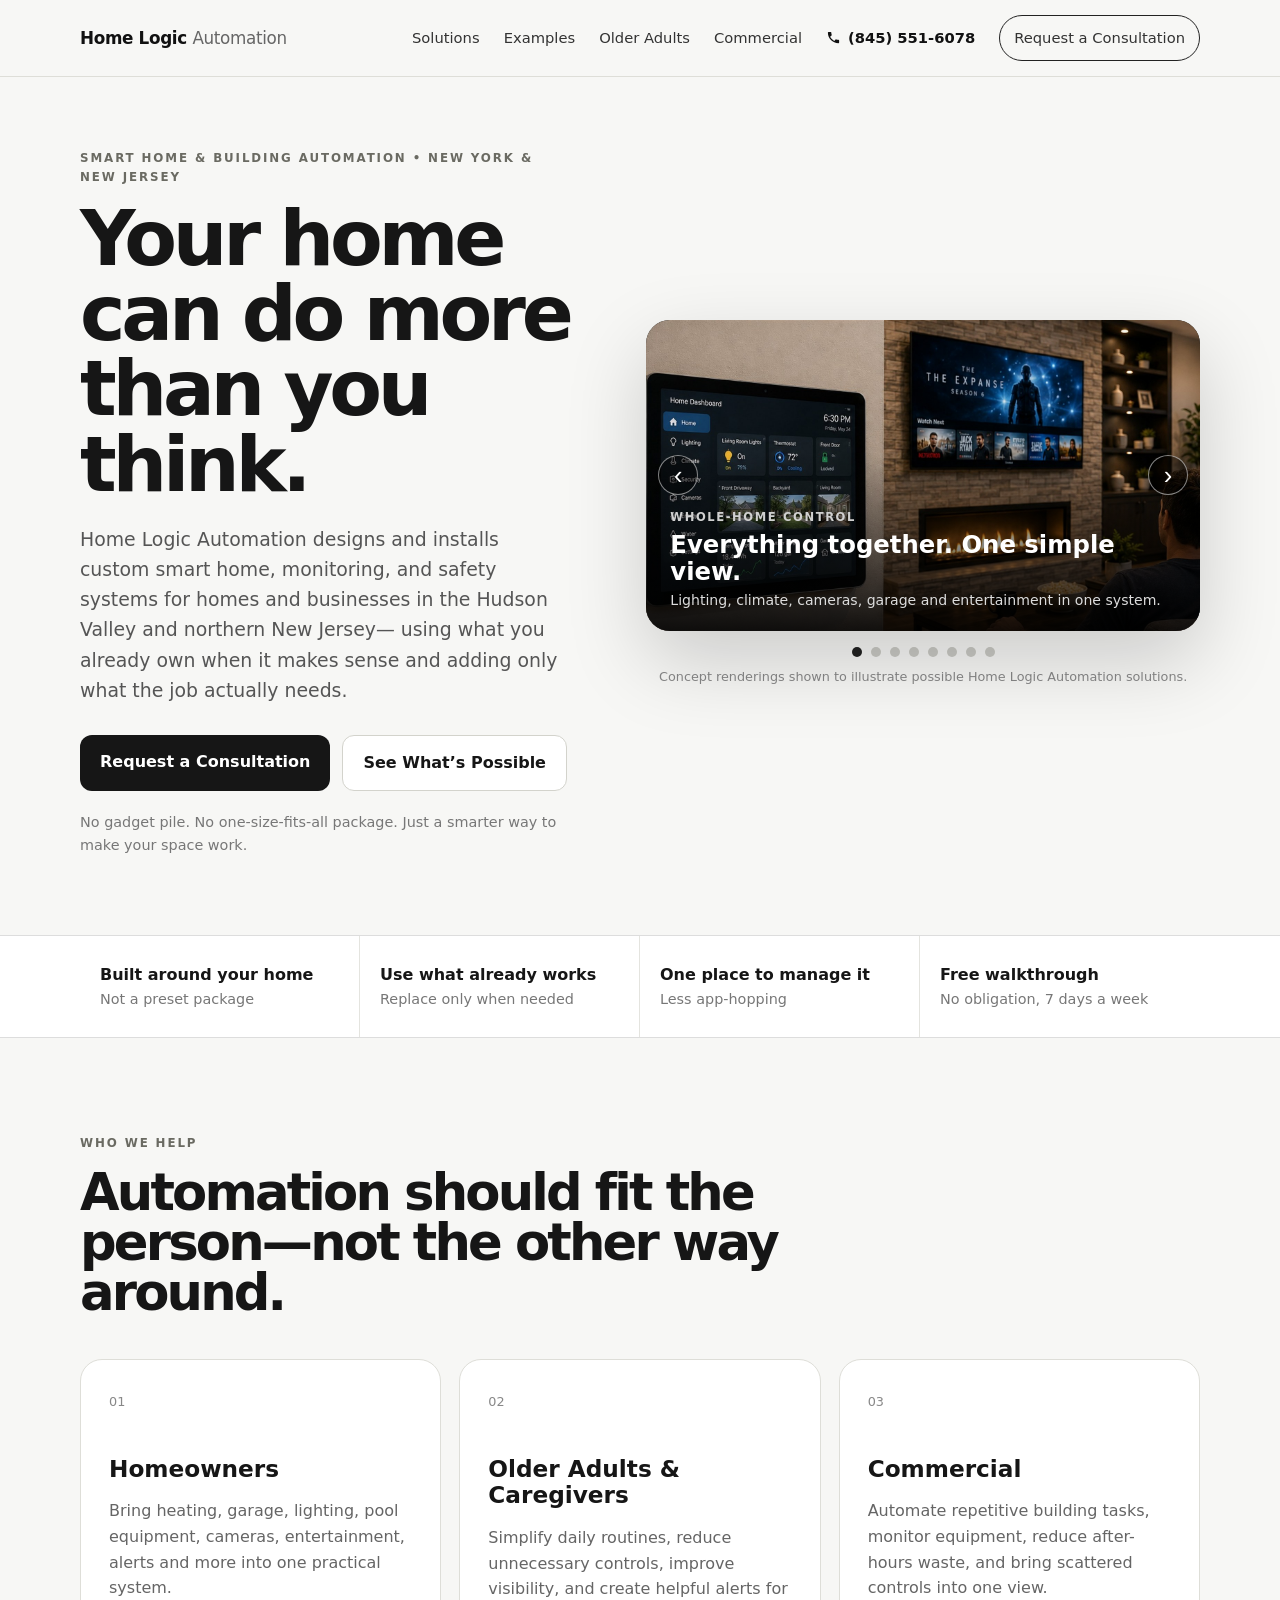
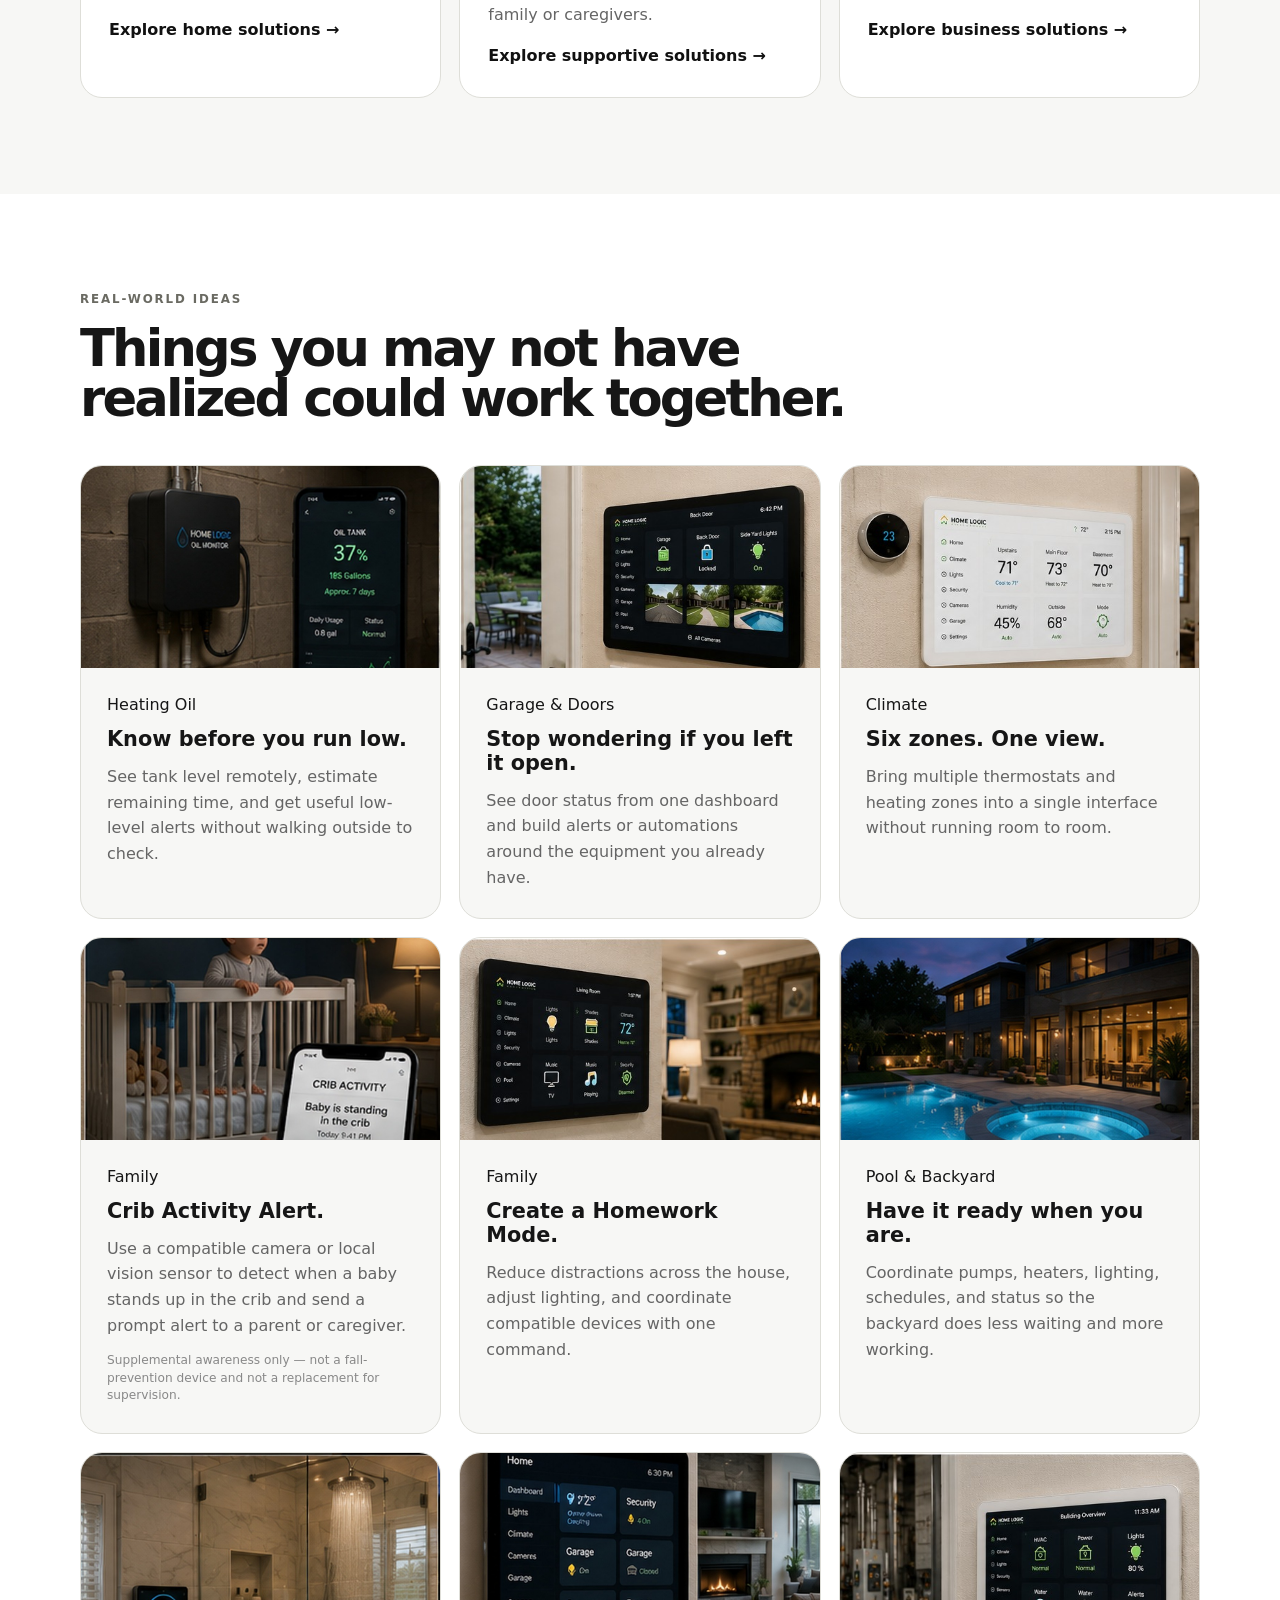
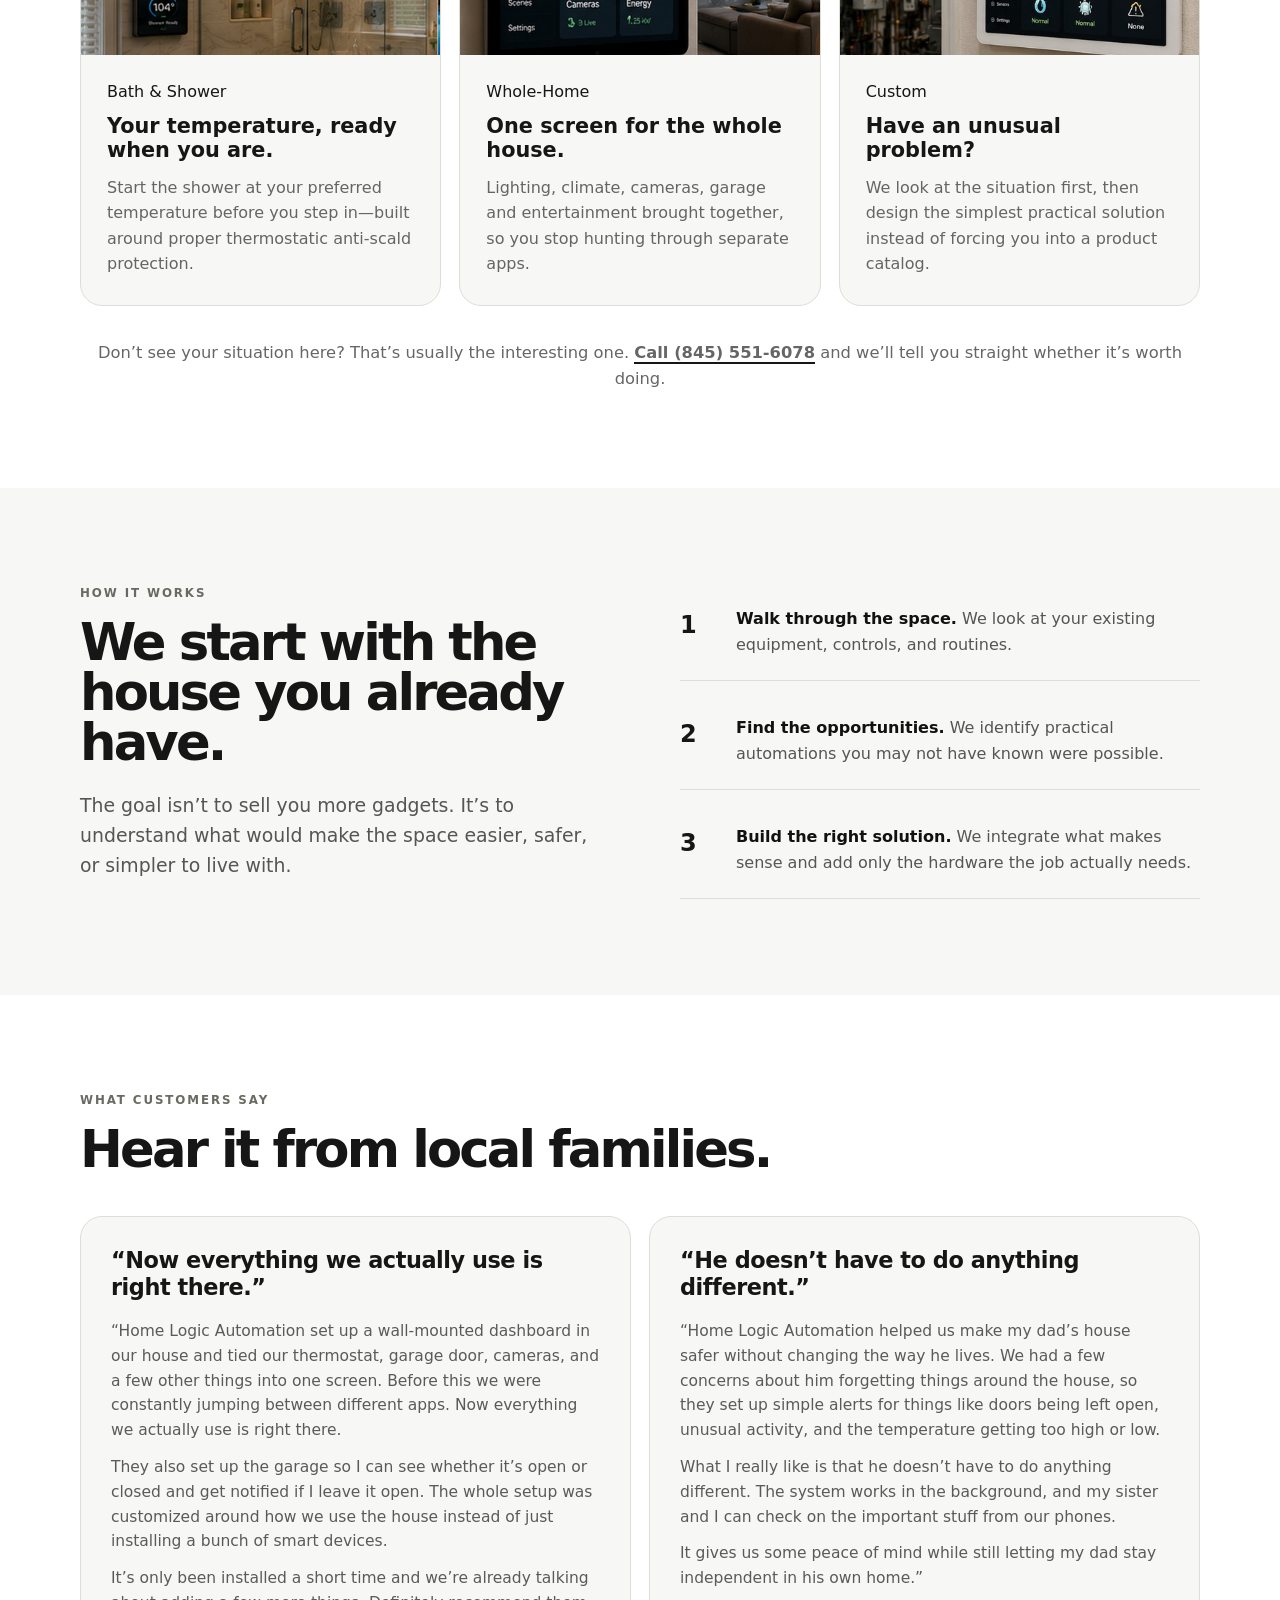
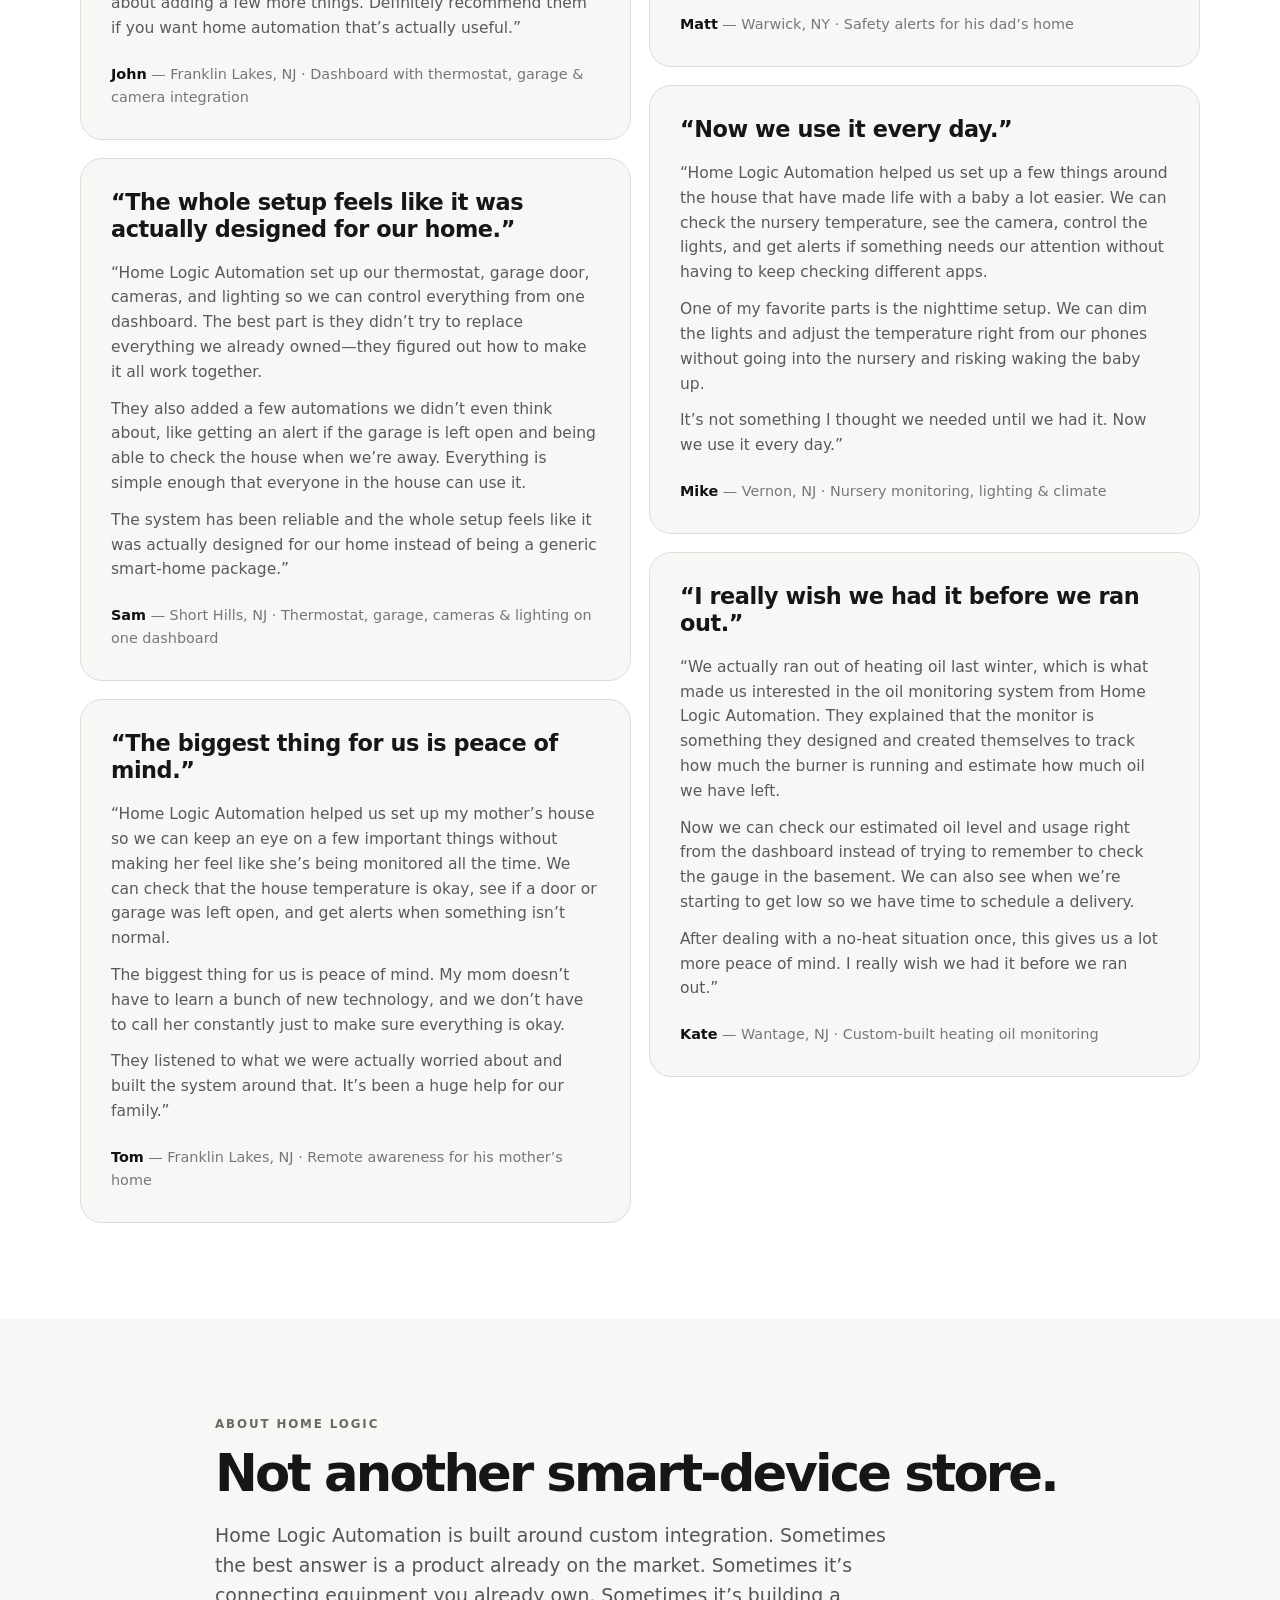
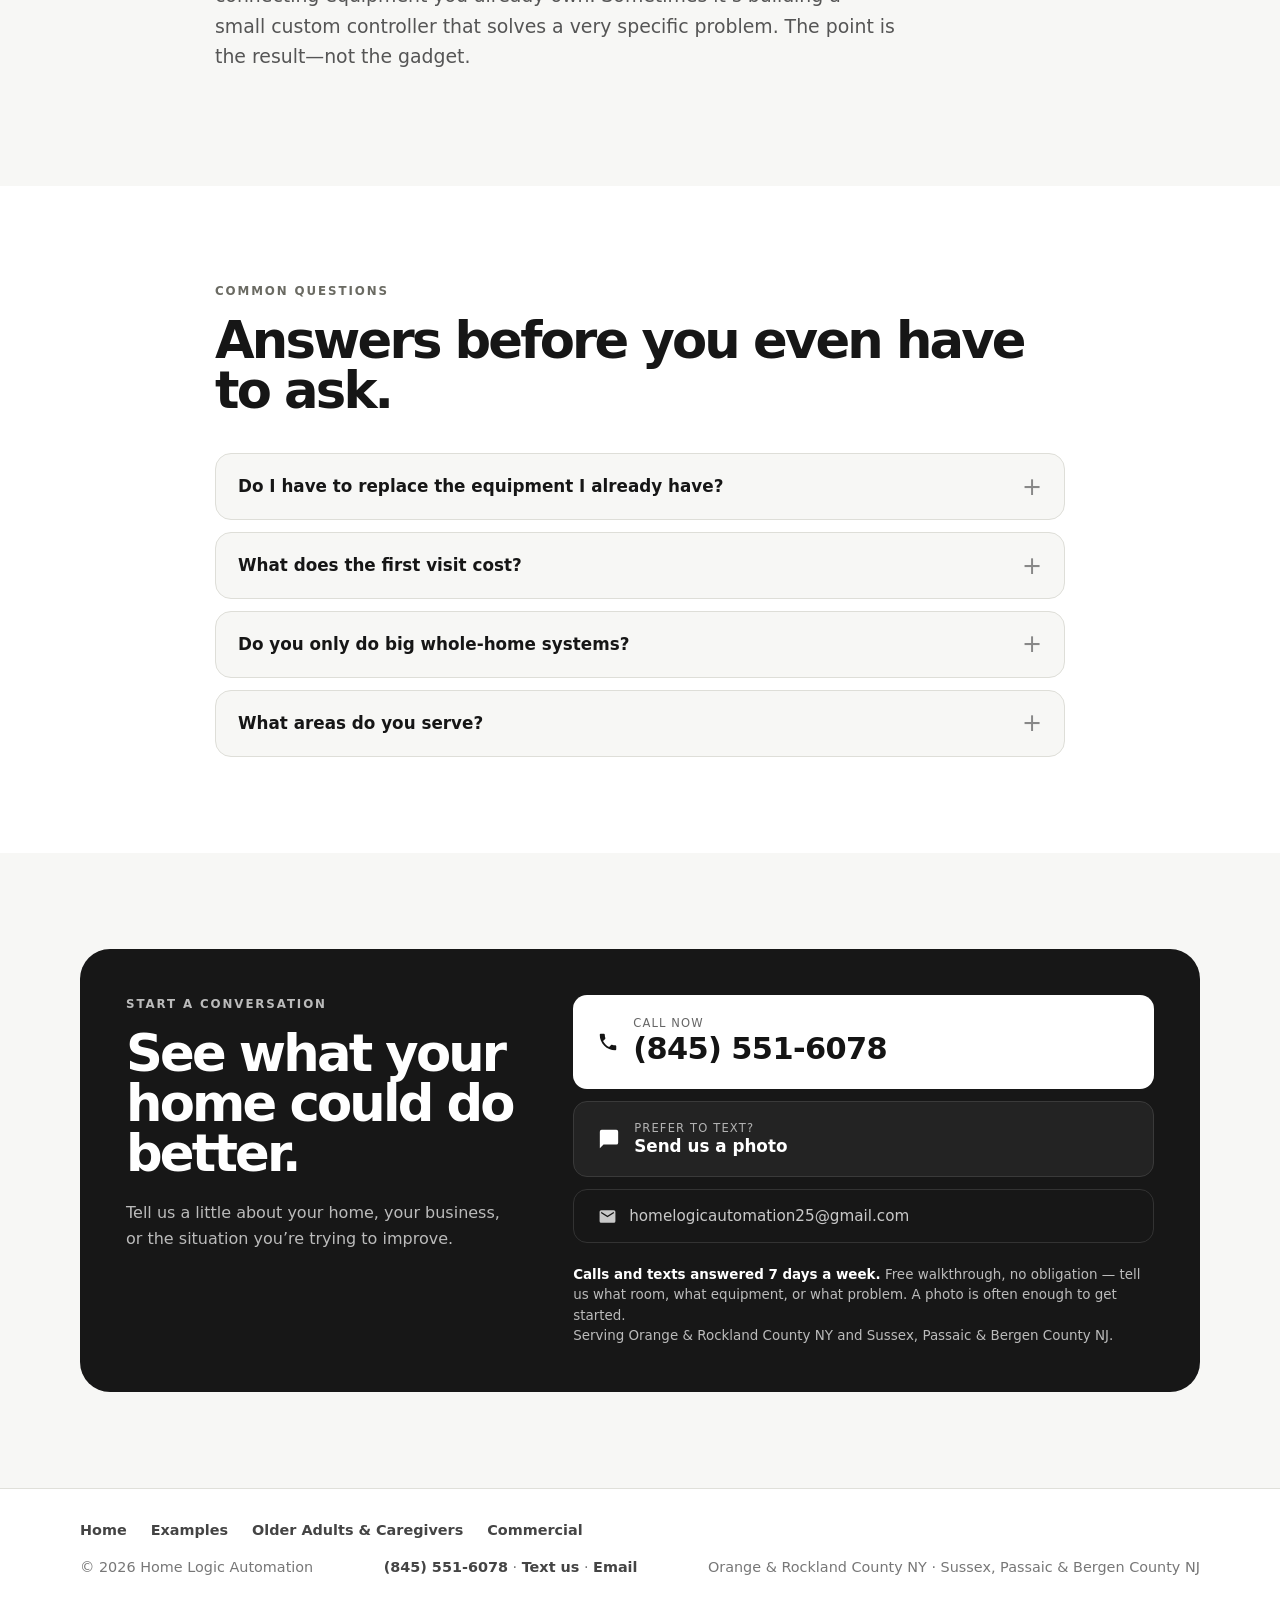
<file: index.html>
<!DOCTYPE html>
<html lang="en">
<head>
  <meta charset="UTF-8" />
  <meta name="viewport" content="width=device-width, initial-scale=1.0" />
  <meta name="format-detection" content="telephone=no,email=no,address=no" />
  <title>Home Logic Automation | Smart Home &amp; Building Automation NY &amp; NJ</title>
  <meta name="description" content="Custom home automation, monitoring and safety solutions for homes and businesses in Orange &amp; Rockland County NY and Sussex, Passaic &amp; Bergen County NJ. Call (845) 551-6078." />
  <link rel="canonical" href="https://homelogicautomation.com/" />
  <link rel="icon" href="favicon.svg" type="image/svg+xml" />
  <link rel="apple-touch-icon" href="apple-touch-icon.png" />
  <meta property="og:type" content="website" />
  <meta property="og:site_name" content="Home Logic Automation" />
  <meta property="og:title" content="Home Logic Automation — Smart Home &amp; Building Automation in NY &amp; NJ" />
  <meta property="og:description" content="Custom home automation, monitoring and safety solutions for homes and businesses in Orange &amp; Rockland County NY and Sussex, Passaic &amp; Bergen County NJ. Call (845) 551-6078." />
  <meta property="og:url" content="https://homelogicautomation.com/" />
  <meta property="og:image" content="https://homelogicautomation.com/share-image.jpg" />
  <meta property="og:image:width" content="1200" />
  <meta property="og:image:height" content="630" />
  <meta name="twitter:card" content="summary_large_image" />
  <meta name="theme-color" content="#161616" />
  <script type="application/ld+json">
  {
    "@context": "https://schema.org",
    "@type": "HomeAndConstructionBusiness",
    "name": "Home Logic Automation",
    "description": "Custom home and building automation, monitoring, and safety integration for homes and businesses across New York and New Jersey.",
    "url": "https://homelogicautomation.com/",
    "telephone": "+1-845-551-6078",
    "email": "homelogicautomation25@gmail.com",
    "priceRange": "$$",
    "areaServed": [
      {"@type": "AdministrativeArea", "name": "Orange County, New York"},
      {"@type": "AdministrativeArea", "name": "Rockland County, New York"},
      {"@type": "AdministrativeArea", "name": "Sussex County, New Jersey"},
      {"@type": "AdministrativeArea", "name": "Passaic County, New Jersey"},
      {"@type": "AdministrativeArea", "name": "Bergen County, New Jersey"}
    ],
    "address": {"@type": "PostalAddress", "addressRegion": "NY", "addressCountry": "US"},
    "contactPoint": {"@type": "ContactPoint", "telephone": "+1-845-551-6078", "contactType": "sales", "areaServed": ["US-NY","US-NJ"]}
  }
  </script>
  <script type="application/ld+json">
  {
    "@context": "https://schema.org",
    "@type": "FAQPage",
    "mainEntity": [
      {"@type": "Question", "name": "Do I have to replace the equipment I already have?", "acceptedAnswer": {"@type": "Answer", "text": "Usually not. We start with what you own—thermostats, cameras, garage openers, pool equipment—and integrate it when it makes sense. We only recommend new hardware when the job actually needs it."}},
      {"@type": "Question", "name": "What does the first visit cost?", "acceptedAnswer": {"@type": "Answer", "text": "Nothing. The walkthrough is free with no obligation. We look at the space, tell you what's possible, and you decide whether it's worth doing."}},
      {"@type": "Question", "name": "Do you only do big whole-home systems?", "acceptedAnswer": {"@type": "Answer", "text": "No. Plenty of projects solve one specific problem—a heating oil monitor, nighttime lighting, a single alert. If a small fix is the right answer, that's what we'll recommend."}},
      {"@type": "Question", "name": "What areas do you serve?", "acceptedAnswer": {"@type": "Answer", "text": "Orange & Rockland County in New York, and Sussex, Passaic & Bergen County in New Jersey. Call (845) 551-6078 if you're not sure whether you're in range."}}
    ]
  }
  </script>
  <link rel="stylesheet" href="styles.css?v=202608271200" />
</head>
<body>
  <header class="site-header">
    <div class="container nav-wrap">
      <a class="brand" href="#top">Home Logic <span>Automation</span></a>
      <nav>
        <a href="#solutions">Solutions</a>
        <a href="#examples">Examples</a>
        <a href="older-adults.html">Older Adults</a>
        <a href="commercial.html">Commercial</a>
        <a class="nav-call" href="tel:+18455516078"><svg class="ic" viewBox="0 0 24 24" aria-hidden="true"><path d="M6.6 10.8c1.4 2.8 3.8 5.1 6.6 6.6l2.2-2.2c.3-.3.7-.4 1-.2 1.1.4 2.4.6 3.6.6.6 0 1 .4 1 1V20c0 .6-.4 1-1 1C10.6 21 3 13.4 3 4c0-.6.4-1 1-1h3.5c.6 0 1 .4 1 1 0 1.3.2 2.5.6 3.6.1.4 0 .8-.2 1l-2.3 2.2z"/></svg><span>(845) 551-6078</span></a>
        <a class="nav-cta" href="#contact">Request a Consultation</a>
      </nav>
    </div>
  </header>

  <main id="top">

    <section class="hero">
      <div class="container hero-grid">
        <div class="hero-copy">
          <p class="eyebrow">SMART HOME &amp; BUILDING AUTOMATION • NEW YORK &amp; NEW JERSEY</p>
          <h1>Your home can do more than you think.</h1>
          <p class="hero-text">
            Home Logic Automation designs and installs custom smart home, monitoring, and safety
            systems for homes and businesses in the Hudson Valley and northern New Jersey—
            using what you already own when it makes sense and adding only what the job actually needs.
          </p>
          <div class="hero-actions">
            <a class="btn primary" href="#contact">Request a Consultation</a>
            <a class="btn secondary" href="#examples">See What’s Possible</a>
          </div>
          <p class="trust-line">No gadget pile. No one-size-fits-all package. Just a smarter way to make your space work.</p>
        </div>
        <div class="install-slider hero-slider" id="showcase" aria-roledescription="carousel" aria-label="Home Logic Automation solutions">
          <div class="install-stage">
            <article class="install-slide active">
              <img src="assets/hero-entertainment.jpg" alt="Whole-home dashboard beside a couple watching television in a living room" fetchpriority="high">
              <div class="install-caption"><span>Whole-Home Control</span><strong>Everything together. One simple view.</strong><p>Lighting, climate, cameras, garage and entertainment in one system.</p></div>
            </article>
            <article class="install-slide">
              <img src="assets/hero-shower.jpg" alt="Modern shower with a wall-mounted temperature controller nearby" loading="lazy">
              <div class="install-caption"><span>Shower Automation</span><strong>Your temperature, ready when you are.</strong><p>Built around proper thermostatic anti-scald protection.</p></div>
            </article>
            <article class="install-slide">
              <img src="assets/hero-pool-white.jpg" alt="White wall-mounted pool control screen beside a backyard pool" loading="lazy">
              <div class="install-caption"><span>Pool &amp; Spa</span><strong>Ready before you step outside.</strong><p>Temperature, pumps, lighting and schedules together.</p></div>
            </article>
            <article class="install-slide">
              <img src="assets/hero-mechanical-white.jpg" alt="White wall-mounted monitoring screen near mechanical equipment" loading="lazy">
              <div class="install-caption"><span>System Monitoring</span><strong>See what the equipment is doing.</strong><p>Mechanical and building status in one clear view.</p></div>
            </article>
            <article class="install-slide">
              <img src="assets/hero-caregiver.jpg" alt="Phone receiving a smart alert for a loved one's home" loading="lazy">
              <div class="install-caption"><span>Older Adults &amp; Caregivers</span><strong>Stay connected without hovering.</strong><p>Event-based alerts can reach loved ones who live elsewhere.</p></div>
            </article>
            <article class="install-slide">
              <img src="assets/hero-night.jpg" alt="Hallway with automatic nighttime pathway lighting" loading="lazy">
              <div class="install-caption"><span>Nighttime Safety</span><strong>Lighting that responds when someone gets up.</strong><p>Useful for hallways, bathrooms and nighttime paths.</p></div>
            </article>
            <article class="install-slide">
              <img src="assets/hero-crib.jpg" alt="Nursery setup with a crib activity alert shown on a phone" loading="lazy">
              <div class="install-caption"><span>Crib Activity Alert</span><strong>Know when your baby stands in the crib.</strong><p>Supplemental awareness that can alert a parent or caregiver.</p></div>
            </article>
            <article class="install-slide">
              <img src="assets/hero-oil.jpg" alt="Heating oil monitoring system showing tank level" loading="lazy">
              <div class="install-caption"><span>Heating Oil Monitoring</span><strong>Know before you run low.</strong><p>Remote tank level, trends and low-level alerts.</p></div>
            </article>

            <button class="slider-arrow prev" type="button" aria-label="Previous solution">&#8249;</button>
            <button class="slider-arrow next" type="button" aria-label="Next solution">&#8250;</button>
          </div>
          <div class="slider-dots" aria-label="Choose solution"></div>
          <p class="concept-note">Concept renderings shown to illustrate possible Home Logic Automation solutions.</p>
        </div>
      </div>
    </section>

    <section class="social-proof">
      <div class="container proof-grid">
        <div><strong>Built around your home</strong><span>Not a preset package</span></div>
        <div><strong>Use what already works</strong><span>Replace only when needed</span></div>
        <div><strong>One place to manage it</strong><span>Less app-hopping</span></div>
        <div><strong>Free walkthrough</strong><span>No obligation, 7 days a week</span></div>
      </div>
    </section>
<section id="solutions" class="section">
      <div class="container">
        <p class="eyebrow">WHO WE HELP</p>
        <h2>Automation should fit the person—not the other way around.</h2>
        <div class="card-grid three">
          <article class="service-card">
            <span class="number">01</span>
            <h3>Homeowners</h3>
            <p>Bring heating, garage, lighting, pool equipment, cameras, entertainment, alerts and more into one practical system.</p>
            <a href="#examples">Explore home solutions →</a>
          </article>
          <article class="service-card">
            <span class="number">02</span>
            <h3>Older Adults & Caregivers</h3>
            <p>Simplify daily routines, reduce unnecessary controls, improve visibility, and create helpful alerts for family or caregivers.</p>
            <a href="older-adults.html">Explore supportive solutions →</a>
          </article>
          <article class="service-card">
            <span class="number">03</span>
            <h3>Commercial</h3>
            <p>Automate repetitive building tasks, monitor equipment, reduce after-hours waste, and bring scattered controls into one view.</p>
            <a href="commercial.html">Explore business solutions →</a>
          </article>
        </div>
      </div>
    </section>

    <section id="examples" class="section alt">
      <div class="container">
        <p class="eyebrow">REAL-WORLD IDEAS</p>
        <h2>Things you may not have realized could work together.</h2>
        <div class="card-grid examples">
          <article class="example-card">
            <div class="ex-media"><img src="assets/ex-oil.jpg" alt="Heating oil monitor and phone app showing tank level" loading="lazy"></div>
            <div class="ex-body">
              <span>Heating Oil</span>
              <h3>Know before you run low.</h3>
              <p>See tank level remotely, estimate remaining time, and get useful low-level alerts without walking outside to check.</p>
            </div>
          </article>
          <article class="example-card">
            <div class="ex-media"><img src="assets/back-door.jpg" alt="Back door control screen showing garage, door locks and cameras" loading="lazy"></div>
            <div class="ex-body">
              <span>Garage &amp; Doors</span>
              <h3>Stop wondering if you left it open.</h3>
              <p>See door status from one dashboard and build alerts or automations around the equipment you already have.</p>
            </div>
          </article>
          <article class="example-card">
            <div class="ex-media"><img src="assets/hallway.jpg" alt="Hallway climate screen showing temperatures for three floors" loading="lazy"></div>
            <div class="ex-body">
              <span>Climate</span>
              <h3>Six zones. One view.</h3>
              <p>Bring multiple thermostats and heating zones into a single interface without running room to room.</p>
            </div>
          </article>
          <article class="example-card">
            <div class="ex-media"><img src="assets/ex-crib.jpg" alt="Baby standing in a crib with a phone showing a crib activity alert" loading="lazy"></div>
            <div class="ex-body">
              <span>Family</span>
              <h3>Crib Activity Alert.</h3>
              <p>Use a compatible camera or local vision sensor to detect when a baby stands up in the crib and send a prompt alert to a parent or caregiver.</p>
            <small class="safety-note">Supplemental awareness only &mdash; not a fall-prevention device and not a replacement for supervision.</small>
            </div>
          </article>
          <article class="example-card">
            <div class="ex-media"><img src="assets/living-room.jpg" alt="Living room control screen with lighting, shades, climate and music" loading="lazy"></div>
            <div class="ex-body">
              <span>Family</span>
              <h3>Create a Homework Mode.</h3>
              <p>Reduce distractions across the house, adjust lighting, and coordinate compatible devices with one command.</p>
            </div>
          </article>
          <article class="example-card">
            <div class="ex-media"><img src="assets/ex-pool.jpg" alt="Backyard pool and spa lit at dusk beside a modern home" loading="lazy"></div>
            <div class="ex-body">
              <span>Pool &amp; Backyard</span>
              <h3>Have it ready when you are.</h3>
              <p>Coordinate pumps, heaters, lighting, schedules, and status so the backyard does less waiting and more working.</p>
            </div>
          </article>
          <article class="example-card">
            <div class="ex-media"><img src="assets/ex-shower.jpg" alt="Walk-in shower with a wall-mounted digital temperature control" loading="lazy"></div>
            <div class="ex-body">
              <span>Bath &amp; Shower</span>
              <h3>Your temperature, ready when you are.</h3>
              <p>Start the shower at your preferred temperature before you step in—built around proper thermostatic anti-scald protection.</p>
            </div>
          </article>
          <article class="example-card">
            <div class="ex-media"><img src="assets/ex-whole.jpg" alt="Whole-home control dashboard showing lighting, climate, cameras and entertainment" loading="lazy"></div>
            <div class="ex-body">
              <span>Whole-Home</span>
              <h3>One screen for the whole house.</h3>
              <p>Lighting, climate, cameras, garage and entertainment brought together, so you stop hunting through separate apps.</p>
            </div>
          </article>
          <article class="example-card">
            <div class="ex-media"><img src="assets/mechanical-room.jpg" alt="Building overview screen mounted beside mechanical equipment" loading="lazy"></div>
            <div class="ex-body">
              <span>Custom</span>
              <h3>Have an unusual problem?</h3>
              <p>We look at the situation first, then design the simplest practical solution instead of forcing you into a product catalog.</p>
            </div>
          </article>
        </div>
        <p class="examples-cta">Don&rsquo;t see your situation here? That&rsquo;s usually the interesting one.
          <a href="tel:+18455516078">Call (845) 551-6078</a> and we&rsquo;ll tell you straight whether it&rsquo;s worth doing.</p>
      </div>
    </section>

    <section id="how" class="section">
      <div class="container split">
        <div>
          <p class="eyebrow">HOW IT WORKS</p>
          <h2>We start with the house you already have.</h2>
          <p class="lead">The goal isn’t to sell you more gadgets. It’s to understand what would make the space easier, safer, or simpler to live with.</p>
        </div>
        <div class="steps">
          <div><strong>1</strong><span><b>Walk through the space.</b> We look at your existing equipment, controls, and routines.</span></div>
          <div><strong>2</strong><span><b>Find the opportunities.</b> We identify practical automations you may not have known were possible.</span></div>
          <div><strong>3</strong><span><b>Build the right solution.</b> We integrate what makes sense and add only the hardware the job actually needs.</span></div>
        </div>
      </div>
    </section>

    <section class="testimonial section alt">
      <div class="container">
        <p class="eyebrow">WHAT CUSTOMERS SAY</p>
        <h2>Hear it from local families.</h2>
        <div class="review-grid">
          <article class="review-card">
            <p class="review-lead">“Now everything we actually use is right there.”</p>
            <div class="review-body">
              <p>“Home Logic Automation set up a wall-mounted dashboard in our house and tied our thermostat, garage door, cameras, and a few other things into one screen. Before this we were constantly jumping between different apps. Now everything we actually use is right there.</p>
              <p>They also set up the garage so I can see whether it’s open or closed and get notified if I leave it open. The whole setup was customized around how we use the house instead of just installing a bunch of smart devices.</p>
              <p>It’s only been installed a short time and we’re already talking about adding a few more things. Definitely recommend them if you want home automation that’s actually useful.”</p>
            </div>
            <p class="review-attrib"><strong>John</strong> &mdash; Franklin Lakes, NJ &middot; Dashboard with thermostat, garage &amp; camera integration</p>
          </article>
          <article class="review-card">
            <p class="review-lead">“The whole setup feels like it was actually designed for our home.”</p>
            <div class="review-body">
              <p>“Home Logic Automation set up our thermostat, garage door, cameras, and lighting so we can control everything from one dashboard. The best part is they didn’t try to replace everything we already owned&mdash;they figured out how to make it all work together.</p>
              <p>They also added a few automations we didn’t even think about, like getting an alert if the garage is left open and being able to check the house when we’re away. Everything is simple enough that everyone in the house can use it.</p>
              <p>The system has been reliable and the whole setup feels like it was actually designed for our home instead of being a generic smart-home package.”</p>
            </div>
            <p class="review-attrib"><strong>Sam</strong> &mdash; Short Hills, NJ &middot; Thermostat, garage, cameras &amp; lighting on one dashboard</p>
          </article>
          <article class="review-card">
            <p class="review-lead">“The biggest thing for us is peace of mind.”</p>
            <div class="review-body">
              <p>“Home Logic Automation helped us set up my mother’s house so we can keep an eye on a few important things without making her feel like she’s being monitored all the time. We can check that the house temperature is okay, see if a door or garage was left open, and get alerts when something isn’t normal.</p>
              <p>The biggest thing for us is peace of mind. My mom doesn’t have to learn a bunch of new technology, and we don’t have to call her constantly just to make sure everything is okay.</p>
              <p>They listened to what we were actually worried about and built the system around that. It’s been a huge help for our family.”</p>
            </div>
            <p class="review-attrib"><strong>Tom</strong> &mdash; Franklin Lakes, NJ &middot; Remote awareness for his mother’s home</p>
          </article>
          <article class="review-card">
            <p class="review-lead">“He doesn’t have to do anything different.”</p>
            <div class="review-body">
              <p>“Home Logic Automation helped us make my dad’s house safer without changing the way he lives. We had a few concerns about him forgetting things around the house, so they set up simple alerts for things like doors being left open, unusual activity, and the temperature getting too high or low.</p>
              <p>What I really like is that he doesn’t have to do anything different. The system works in the background, and my sister and I can check on the important stuff from our phones.</p>
              <p>It gives us some peace of mind while still letting my dad stay independent in his own home.”</p>
            </div>
            <p class="review-attrib"><strong>Matt</strong> &mdash; Warwick, NY &middot; Safety alerts for his dad’s home</p>
          </article>
          <article class="review-card">
            <p class="review-lead">“Now we use it every day.”</p>
            <div class="review-body">
              <p>“Home Logic Automation helped us set up a few things around the house that have made life with a baby a lot easier. We can check the nursery temperature, see the camera, control the lights, and get alerts if something needs our attention without having to keep checking different apps.</p>
              <p>One of my favorite parts is the nighttime setup. We can dim the lights and adjust the temperature right from our phones without going into the nursery and risking waking the baby up.</p>
              <p>It’s not something I thought we needed until we had it. Now we use it every day.”</p>
            </div>
            <p class="review-attrib"><strong>Mike</strong> &mdash; Vernon, NJ &middot; Nursery monitoring, lighting &amp; climate</p>
          </article>
          <article class="review-card">
            <p class="review-lead">“I really wish we had it before we ran out.”</p>
            <div class="review-body">
              <p>“We actually ran out of heating oil last winter, which is what made us interested in the oil monitoring system from Home Logic Automation. They explained that the monitor is something they designed and created themselves to track how much the burner is running and estimate how much oil we have left.</p>
              <p>Now we can check our estimated oil level and usage right from the dashboard instead of trying to remember to check the gauge in the basement. We can also see when we’re starting to get low so we have time to schedule a delivery.</p>
              <p>After dealing with a no-heat situation once, this gives us a lot more peace of mind. I really wish we had it before we ran out.”</p>
            </div>
            <p class="review-attrib"><strong>Kate</strong> &mdash; Wantage, NJ &middot; Custom-built heating oil monitoring</p>
          </article>
        </div>
      </div>
    </section>

    <section id="about" class="section">
      <div class="container narrow">
        <p class="eyebrow">ABOUT HOME LOGIC</p>
        <h2>Not another smart-device store.</h2>
        <p class="lead">
          Home Logic Automation is built around custom integration. Sometimes the best answer is a product already on the market.
          Sometimes it’s connecting equipment you already own. Sometimes it’s building a small custom controller that solves a very specific problem.
          The point is the result—not the gadget.
        </p>
      </div>
    </section>

    <section id="faq" class="section alt">
      <div class="container narrow">
        <p class="eyebrow">COMMON QUESTIONS</p>
        <h2>Answers before you even have to ask.</h2>
        <div class="faq-list">
          <details>
            <summary>Do I have to replace the equipment I already have?</summary>
            <p>Usually not. We start with what you own—thermostats, cameras, garage openers, pool equipment—and integrate it when it makes sense. We only recommend new hardware when the job actually needs it.</p>
          </details>
          <details>
            <summary>What does the first visit cost?</summary>
            <p>Nothing. The walkthrough is free with no obligation. We look at the space, tell you what's possible, and you decide whether it's worth doing. Often a texted photo is enough to get the conversation started.</p>
          </details>
          <details>
            <summary>Do you only do big whole-home systems?</summary>
            <p>No. Plenty of projects solve one specific problem—a heating oil monitor, nighttime lighting, a single alert. If a small fix is the right answer, that's what we'll recommend.</p>
          </details>
          <details>
            <summary>What areas do you serve?</summary>
            <p>Orange &amp; Rockland County in New York, and Sussex, Passaic &amp; Bergen County in New Jersey. Not sure if you're in range? <a href="tel:+18455516078">Call (845) 551-6078</a> and ask.</p>
          </details>
        </div>
      </div>
    </section>

    <section id="contact" class="contact section">
      <div class="container contact-box">
        <div>
          <p class="eyebrow">START A CONVERSATION</p>
          <h2>See what your home could do better.</h2>
          <p>Tell us a little about your home, your business, or the situation you’re trying to improve.</p>
        </div>
        <div class="contact-actions">
          <a class="call-big" href="tel:+18455516078"><svg class="ic" viewBox="0 0 24 24" aria-hidden="true"><path d="M6.6 10.8c1.4 2.8 3.8 5.1 6.6 6.6l2.2-2.2c.3-.3.7-.4 1-.2 1.1.4 2.4.6 3.6.6.6 0 1 .4 1 1V20c0 .6-.4 1-1 1C10.6 21 3 13.4 3 4c0-.6.4-1 1-1h3.5c.6 0 1 .4 1 1 0 1.3.2 2.5.6 3.6.1.4 0 .8-.2 1l-2.3 2.2z"/></svg><span><small>Call now</small><strong>(845) 551-6078</strong></span></a>
          <a class="text-big" href="sms:+18455516078"><svg class="ic" viewBox="0 0 24 24" aria-hidden="true"><path d="M20 2H4a2 2 0 0 0-2 2v18l4-4h14a2 2 0 0 0 2-2V4a2 2 0 0 0-2-2z"/></svg><span><small>Prefer to text?</small><strong>Send us a photo</strong></span></a>
          <a class="email-line" href="mailto:homelogicautomation25@gmail.com"><svg class="ic" viewBox="0 0 24 24" aria-hidden="true"><path d="M20 4H4a2 2 0 0 0-2 2v12a2 2 0 0 0 2 2h16a2 2 0 0 0 2-2V6a2 2 0 0 0-2-2zm0 4-8 5-8-5V6l8 5 8-5z"/></svg><span>homelogicautomation25@gmail.com</span></a>
          <p class="contact-hours"><strong>Calls and texts answered 7 days a week.</strong> Free walkthrough, no obligation &mdash; tell us what room, what equipment, or what problem. A photo is often enough to get started.<br />Serving Orange &amp; Rockland County NY and Sussex, Passaic &amp; Bergen County NJ.</p>
        </div>
      </div>
    </section>
  </main>

  <footer>
    <nav class="container footer-nav" aria-label="Footer">
      <a href="index.html">Home</a>
      <a href="index.html#examples">Examples</a>
      <a href="older-adults.html">Older Adults &amp; Caregivers</a>
      <a href="commercial.html">Commercial</a>
    </nav>
    <div class="container footer-wrap">
      <span>&copy; <span id="year"></span> Home Logic Automation</span>
      <span class="footer-contact"><a href="tel:+18455516078">(845) 551-6078</a> &middot; <a href="sms:+18455516078">Text us</a> &middot; <a href="mailto:homelogicautomation25@gmail.com">Email</a></span>
      <span>Orange &amp; Rockland County NY &middot; Sussex, Passaic &amp; Bergen County NJ</span>
    </div>
  </footer>


  <div class="mobile-call-bar">
    <a class="mcb call" href="tel:+18455516078"><svg class="ic" viewBox="0 0 24 24" aria-hidden="true"><path d="M6.6 10.8c1.4 2.8 3.8 5.1 6.6 6.6l2.2-2.2c.3-.3.7-.4 1-.2 1.1.4 2.4.6 3.6.6.6 0 1 .4 1 1V20c0 .6-.4 1-1 1C10.6 21 3 13.4 3 4c0-.6.4-1 1-1h3.5c.6 0 1 .4 1 1 0 1.3.2 2.5.6 3.6.1.4 0 .8-.2 1l-2.3 2.2z"/></svg>Call Now</a>
    <a class="mcb text" href="sms:+18455516078"><svg class="ic" viewBox="0 0 24 24" aria-hidden="true"><path d="M20 2H4a2 2 0 0 0-2 2v18l4-4h14a2 2 0 0 0 2-2V4a2 2 0 0 0-2-2z"/></svg>Text Us</a>
  </div>

  <script src="script.js"></script>
</body>
</html>
</file>
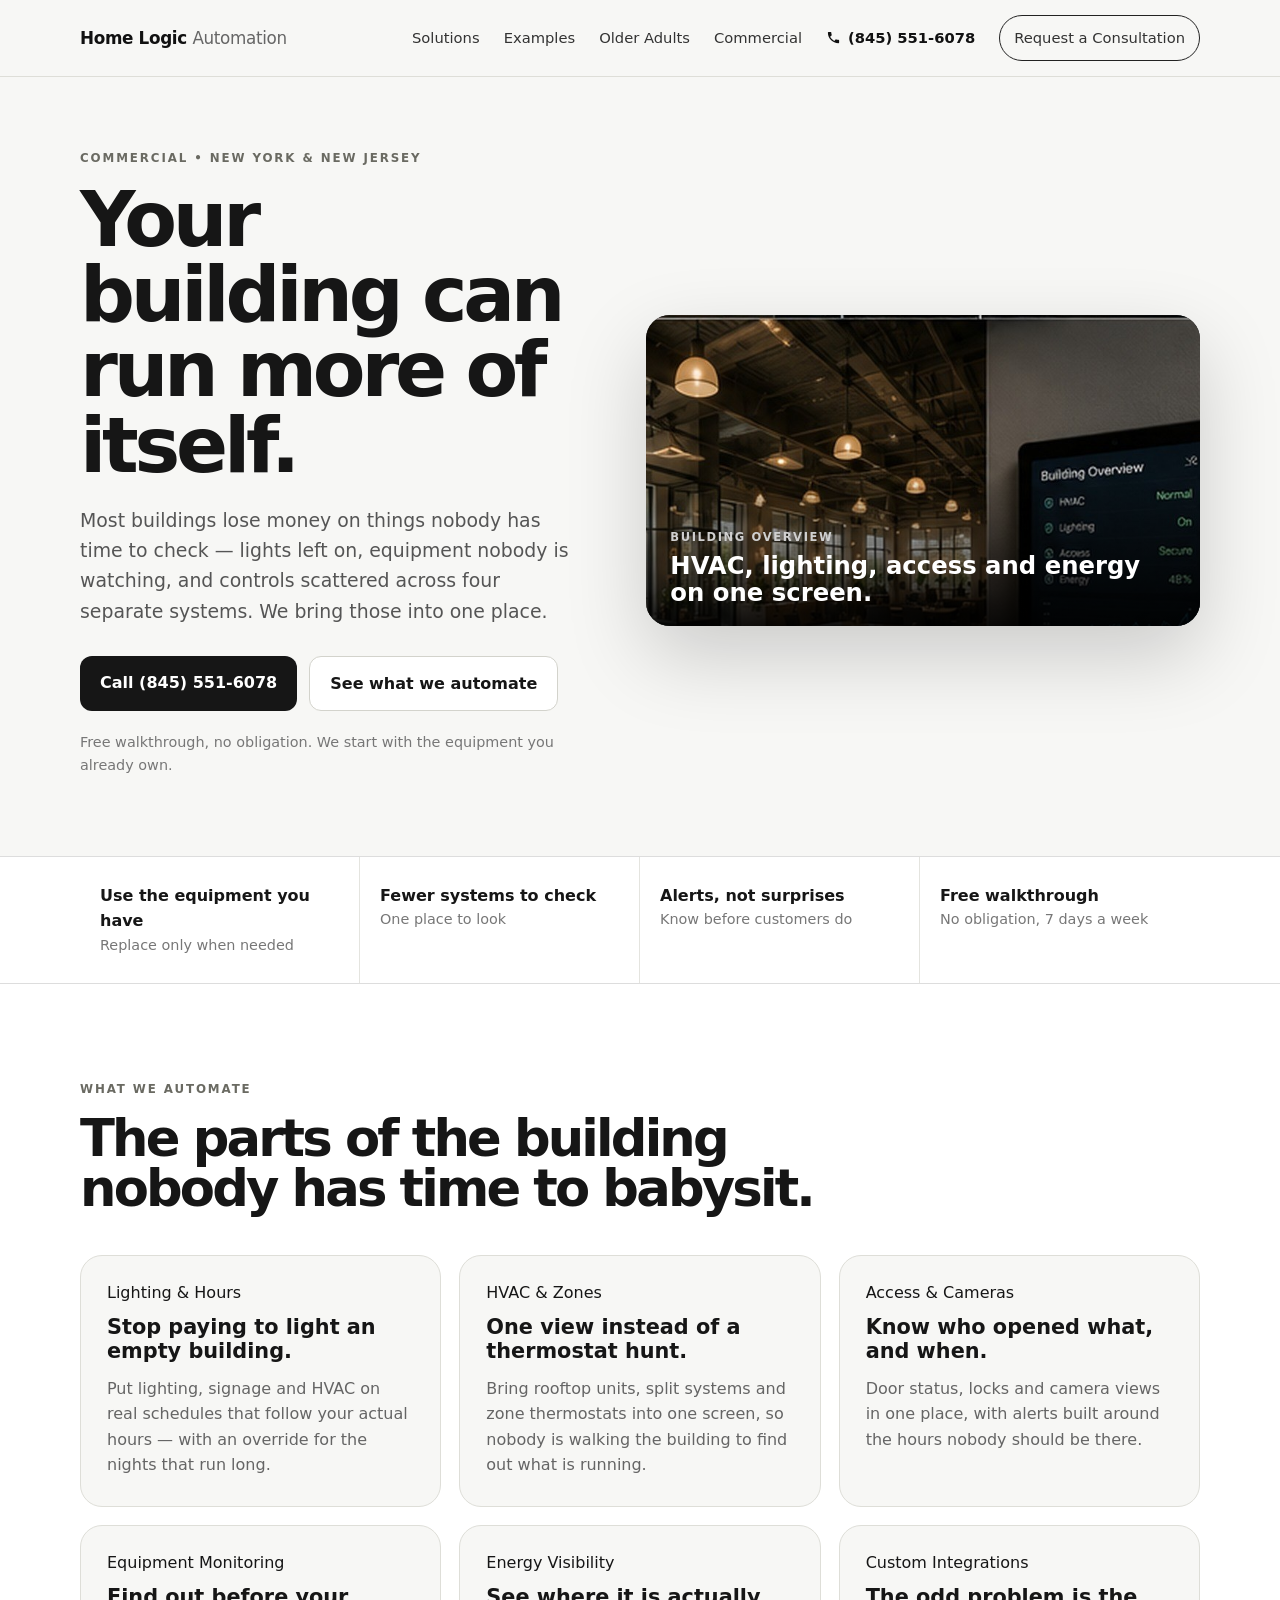
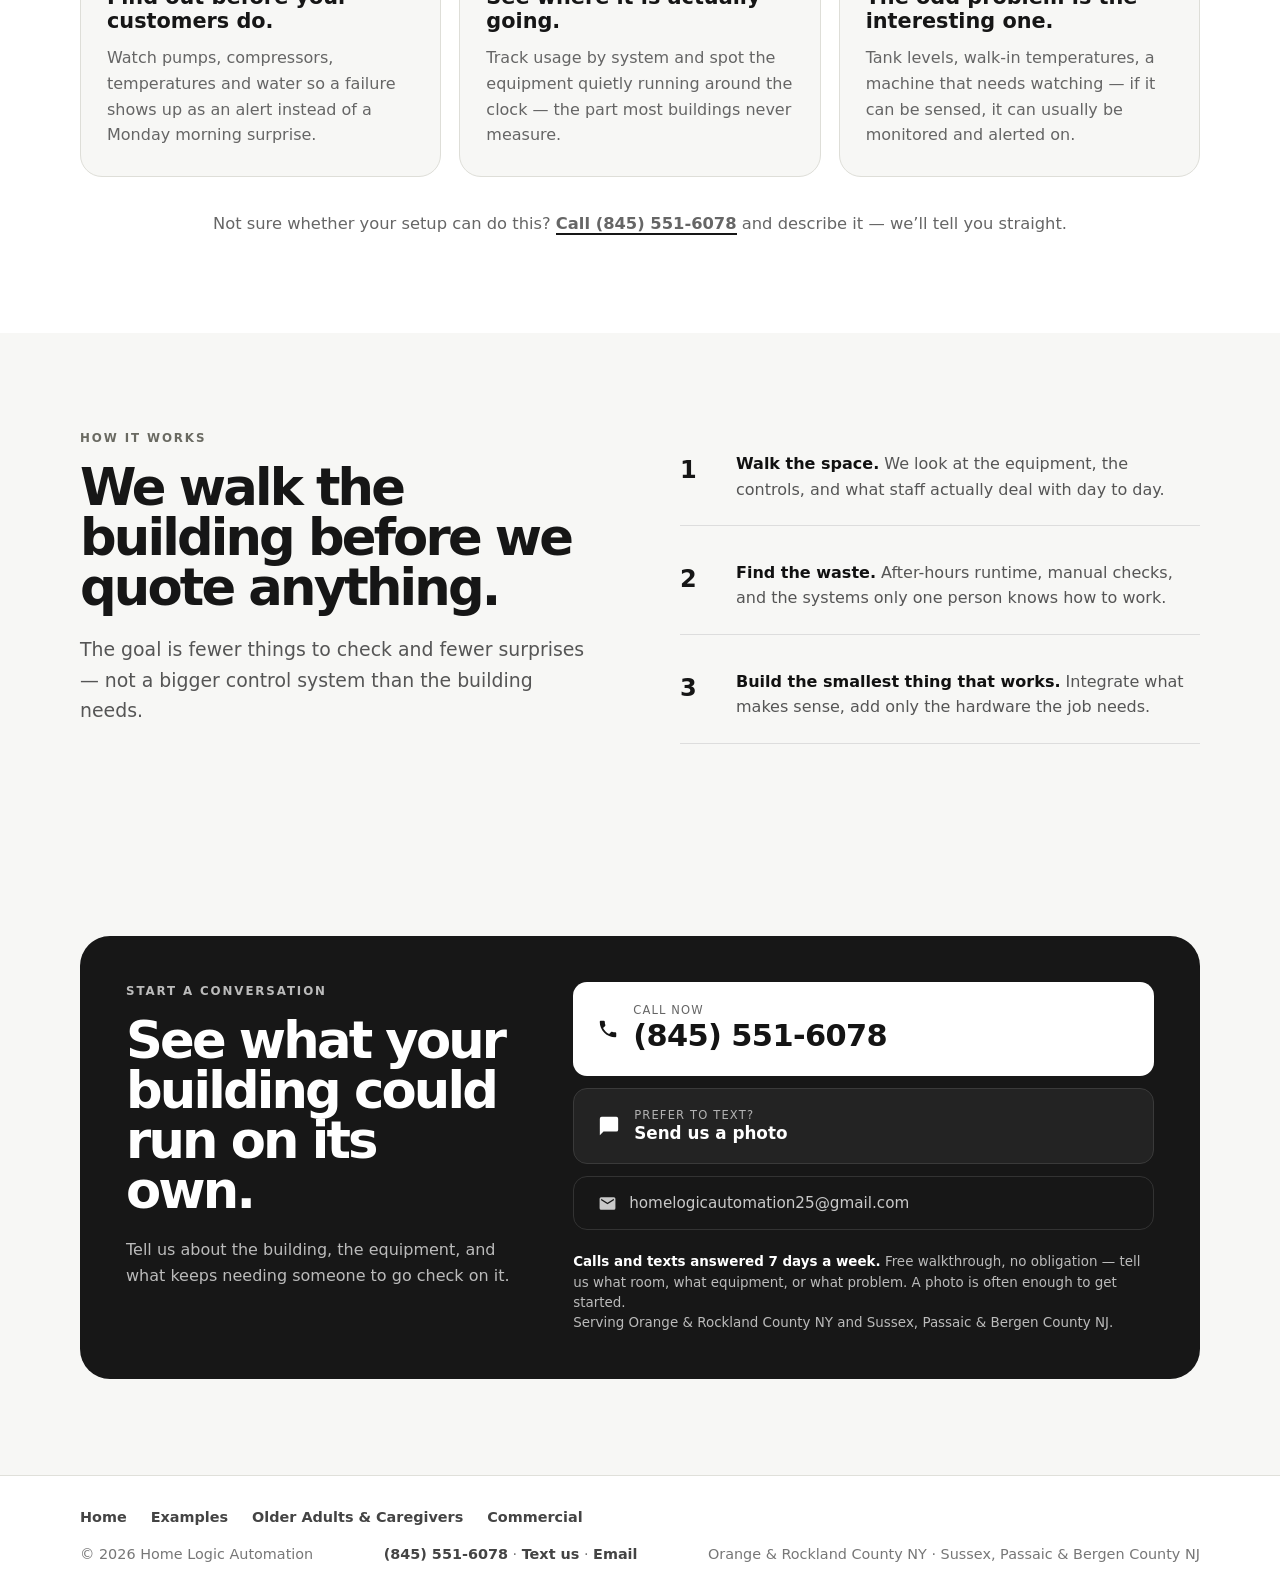
<file: commercial.html>
<!DOCTYPE html>
<html lang="en">
<head>
  <meta charset="UTF-8" />
  <meta name="viewport" content="width=device-width, initial-scale=1.0" />
  <meta name="format-detection" content="telephone=no,email=no,address=no" />
  <title>Commercial Automation | Home Logic Automation NY &amp; NJ</title>
  <meta name="description" content="Commercial automation, monitoring and building controls for businesses in Orange &amp; Rockland County NY and Sussex, Passaic &amp; Bergen County NJ. Call (845) 551-6078." />
  <link rel="canonical" href="https://homelogicautomation.com/commercial.html" />
  <link rel="icon" href="favicon.svg" type="image/svg+xml" />
  <link rel="apple-touch-icon" href="apple-touch-icon.png" />
  <meta property="og:type" content="website" />
  <meta property="og:site_name" content="Home Logic Automation" />
  <meta property="og:title" content="Your building can run more of itself." />
  <meta property="og:description" content="Commercial automation, monitoring and building controls for businesses in Orange &amp; Rockland County NY and Sussex, Passaic &amp; Bergen County NJ. Call (845) 551-6078." />
  <meta property="og:url" content="https://homelogicautomation.com/commercial.html" />
  <meta property="og:image" content="https://homelogicautomation.com/share-image.jpg" />
  <meta name="twitter:card" content="summary_large_image" />
  <meta name="theme-color" content="#161616" />
  <link rel="stylesheet" href="styles.css?v=202608271200" />
</head>
<body>
  <header class="site-header">
    <div class="container nav-wrap">
      <a class="brand" href="index.html">Home Logic <span>Automation</span></a>
      <nav>
        <a href="index.html#solutions">Solutions</a>
        <a href="index.html#examples">Examples</a>
        <a href="older-adults.html">Older Adults</a>
        <a href="commercial.html" aria-current="page">Commercial</a>
        <a class="nav-call" href="tel:+18455516078"><svg class="ic" viewBox="0 0 24 24" aria-hidden="true"><path d="M6.6 10.8c1.4 2.8 3.8 5.1 6.6 6.6l2.2-2.2c.3-.3.7-.4 1-.2 1.1.4 2.4.6 3.6.6.6 0 1 .4 1 1V20c0 .6-.4 1-1 1C10.6 21 3 13.4 3 4c0-.6.4-1 1-1h3.5c.6 0 1 .4 1 1 0 1.3.2 2.5.6 3.6.1.4 0 .8-.2 1l-2.3 2.2z"/></svg><span>(845) 551-6078</span></a>
        <a class="nav-cta" href="#contact">Request a Consultation</a>
      </nav>
    </div>
  </header>

  <main id="top">
    <section class="hero">
      <div class="container hero-grid">
        <div class="hero-copy">
          <p class="eyebrow">COMMERCIAL &bull; NEW YORK &amp; NEW JERSEY</p>
          <h1>Your building can run more of itself.</h1>
          <p class="hero-text">Most buildings lose money on things nobody has time to check &mdash; lights left on,
            equipment nobody is watching, and controls scattered across four separate systems. We bring those into one place.</p>
          <div class="hero-actions">
            <a class="btn primary" href="tel:+18455516078">Call (845) 551-6078</a>
            <a class="btn secondary" href="#what">See what we automate</a>
          </div>
          <p class="trust-line">Free walkthrough, no obligation. We start with the equipment you already own.</p>
        </div>
        <div class="hero-slider">
          <div class="install-stage">
            <article class="install-slide active">
              <img src="assets/ex-commercial.jpg" alt="Commercial building overview screen in an open-plan restaurant" />
              <div class="install-caption"><span>Building Overview</span><strong>HVAC, lighting, access and energy on one screen.</strong></div>
            </article>
          </div>
        </div>
      </div>
    </section>

    <section class="social-proof">
      <div class="container proof-grid">
        <div><strong>Use the equipment you have</strong><span>Replace only when needed</span></div>
        <div><strong>Fewer systems to check</strong><span>One place to look</span></div>
        <div><strong>Alerts, not surprises</strong><span>Know before customers do</span></div>
        <div><strong>Free walkthrough</strong><span>No obligation, 7 days a week</span></div>
      </div>
    </section>

    <section id="what" class="section alt">
      <div class="container">
        <p class="eyebrow">WHAT WE AUTOMATE</p>
        <h2>The parts of the building nobody has time to babysit.</h2>
        <div class="card-grid examples">
          <article class="example-card">
            <div class="ex-body"><span>Lighting &amp; Hours</span><h3>Stop paying to light an empty building.</h3><p>Put lighting, signage and HVAC on real schedules that follow your actual hours &mdash; with an override for the nights that run long.</p></div>
          </article>
          <article class="example-card">
            <div class="ex-body"><span>HVAC &amp; Zones</span><h3>One view instead of a thermostat hunt.</h3><p>Bring rooftop units, split systems and zone thermostats into one screen, so nobody is walking the building to find out what is running.</p></div>
          </article>
          <article class="example-card">
            <div class="ex-body"><span>Access &amp; Cameras</span><h3>Know who opened what, and when.</h3><p>Door status, locks and camera views in one place, with alerts built around the hours nobody should be there.</p></div>
          </article>
          <article class="example-card">
            <div class="ex-body"><span>Equipment Monitoring</span><h3>Find out before your customers do.</h3><p>Watch pumps, compressors, temperatures and water so a failure shows up as an alert instead of a Monday morning surprise.</p></div>
          </article>
          <article class="example-card">
            <div class="ex-body"><span>Energy Visibility</span><h3>See where it is actually going.</h3><p>Track usage by system and spot the equipment quietly running around the clock &mdash; the part most buildings never measure.</p></div>
          </article>
          <article class="example-card">
            <div class="ex-body"><span>Custom Integrations</span><h3>The odd problem is the interesting one.</h3><p>Tank levels, walk-in temperatures, a machine that needs watching &mdash; if it can be sensed, it can usually be monitored and alerted on.</p></div>
          </article>
        </div>
        <p class="examples-cta">Not sure whether your setup can do this?
          <a href="tel:+18455516078">Call (845) 551-6078</a> and describe it &mdash; we&rsquo;ll tell you straight.</p>
      </div>
    </section>

    <section class="section">
      <div class="container split">
        <div>
          <p class="eyebrow">HOW IT WORKS</p>
          <h2>We walk the building before we quote anything.</h2>
          <p class="lead">The goal is fewer things to check and fewer surprises &mdash; not a bigger control system than the building needs.</p>
        </div>
        <div class="steps">
          <div><strong>1</strong><span><b>Walk the space.</b> We look at the equipment, the controls, and what staff actually deal with day to day.</span></div>
          <div><strong>2</strong><span><b>Find the waste.</b> After-hours runtime, manual checks, and the systems only one person knows how to work.</span></div>
          <div><strong>3</strong><span><b>Build the smallest thing that works.</b> Integrate what makes sense, add only the hardware the job needs.</span></div>
        </div>
      </div>
    </section>

    <section id="contact" class="contact section">
      <div class="container contact-box">
        <div>
          <p class="eyebrow">START A CONVERSATION</p>
          <h2>See what your building could run on its own.</h2>
          <p>Tell us about the building, the equipment, and what keeps needing someone to go check on it.</p>
        </div>
        <div class="contact-actions">
          <a class="call-big" href="tel:+18455516078"><svg class="ic" viewBox="0 0 24 24" aria-hidden="true"><path d="M6.6 10.8c1.4 2.8 3.8 5.1 6.6 6.6l2.2-2.2c.3-.3.7-.4 1-.2 1.1.4 2.4.6 3.6.6.6 0 1 .4 1 1V20c0 .6-.4 1-1 1C10.6 21 3 13.4 3 4c0-.6.4-1 1-1h3.5c.6 0 1 .4 1 1 0 1.3.2 2.5.6 3.6.1.4 0 .8-.2 1l-2.3 2.2z"/></svg><span><small>Call now</small><strong>(845) 551-6078</strong></span></a>
          <a class="text-big" href="sms:+18455516078"><svg class="ic" viewBox="0 0 24 24" aria-hidden="true"><path d="M20 2H4a2 2 0 0 0-2 2v18l4-4h14a2 2 0 0 0 2-2V4a2 2 0 0 0-2-2z"/></svg><span><small>Prefer to text?</small><strong>Send us a photo</strong></span></a>
          <a class="email-line" href="mailto:homelogicautomation25@gmail.com"><svg class="ic" viewBox="0 0 24 24" aria-hidden="true"><path d="M20 4H4a2 2 0 0 0-2 2v12a2 2 0 0 0 2 2h16a2 2 0 0 0 2-2V6a2 2 0 0 0-2-2zm0 4-8 5-8-5V6l8 5 8-5z"/></svg><span>homelogicautomation25@gmail.com</span></a>
          <p class="contact-hours"><strong>Calls and texts answered 7 days a week.</strong> Free walkthrough, no obligation &mdash; tell us what room, what equipment, or what problem. A photo is often enough to get started.<br />Serving Orange &amp; Rockland County NY and Sussex, Passaic &amp; Bergen County NJ.</p>
        </div>
      </div>
    </section>
  </main>

  <footer>
    <nav class="container footer-nav" aria-label="Footer">
      <a href="index.html">Home</a>
      <a href="index.html#examples">Examples</a>
      <a href="older-adults.html">Older Adults &amp; Caregivers</a>
      <a href="commercial.html">Commercial</a>
    </nav>
    <div class="container footer-wrap">
      <span>&copy; <span id="year"></span> Home Logic Automation</span>
      <span class="footer-contact"><a href="tel:+18455516078">(845) 551-6078</a> &middot; <a href="sms:+18455516078">Text us</a> &middot; <a href="mailto:homelogicautomation25@gmail.com">Email</a></span>
      <span>Orange &amp; Rockland County NY &middot; Sussex, Passaic &amp; Bergen County NJ</span>
    </div>
  </footer>

  <script src="script.js"></script>
</body>
</html>
</file>
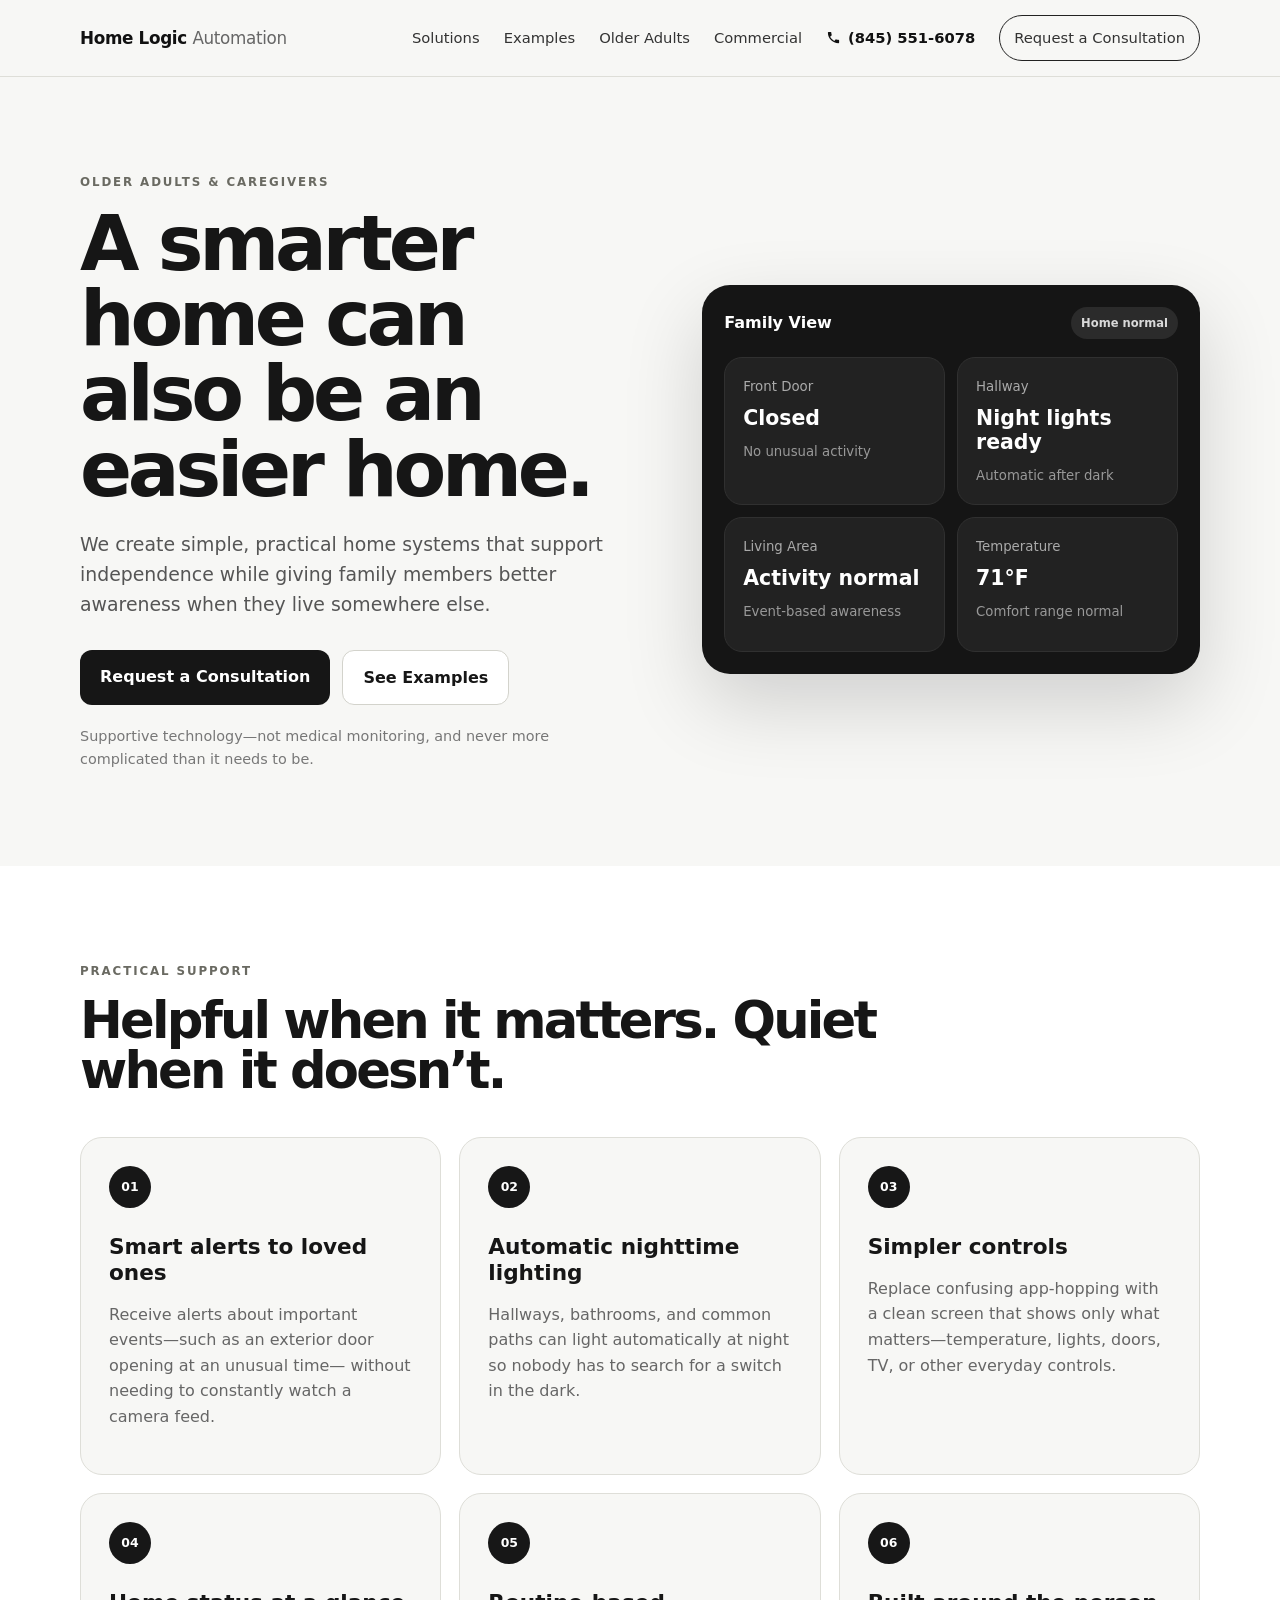
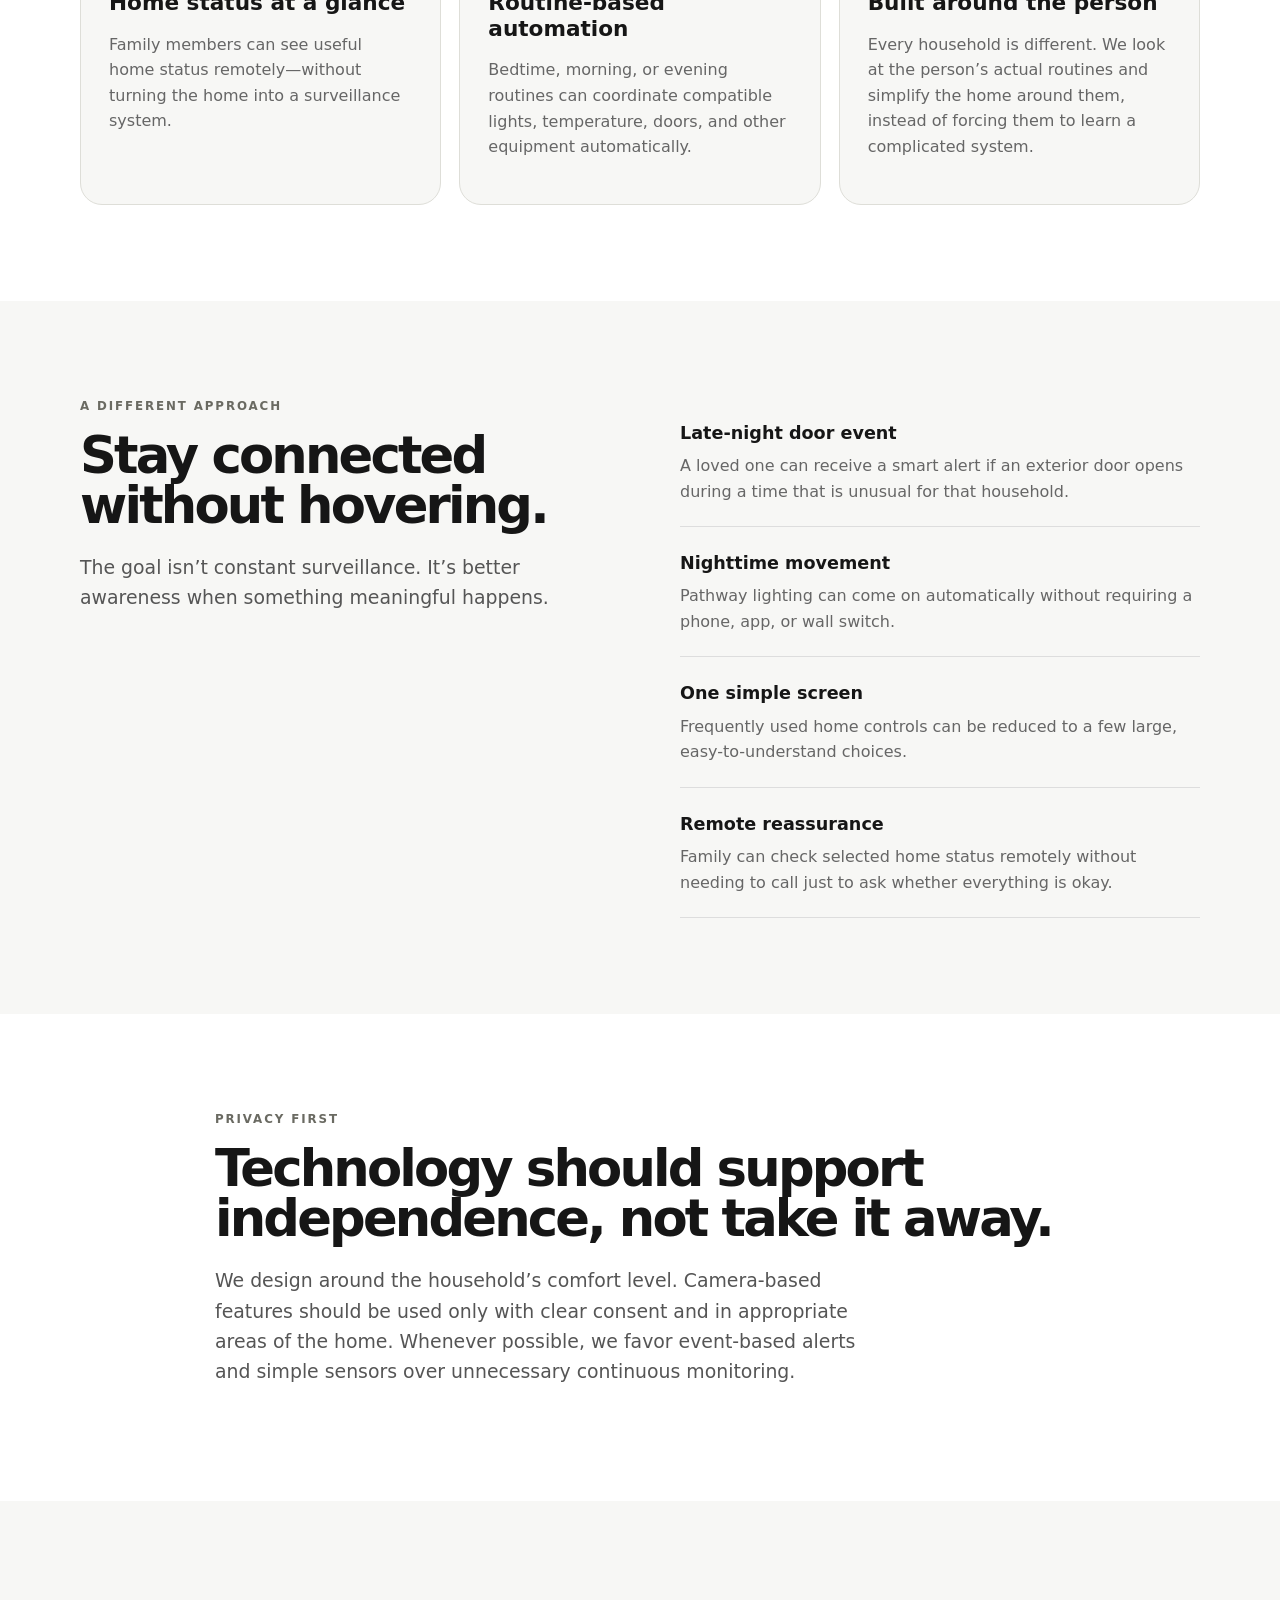
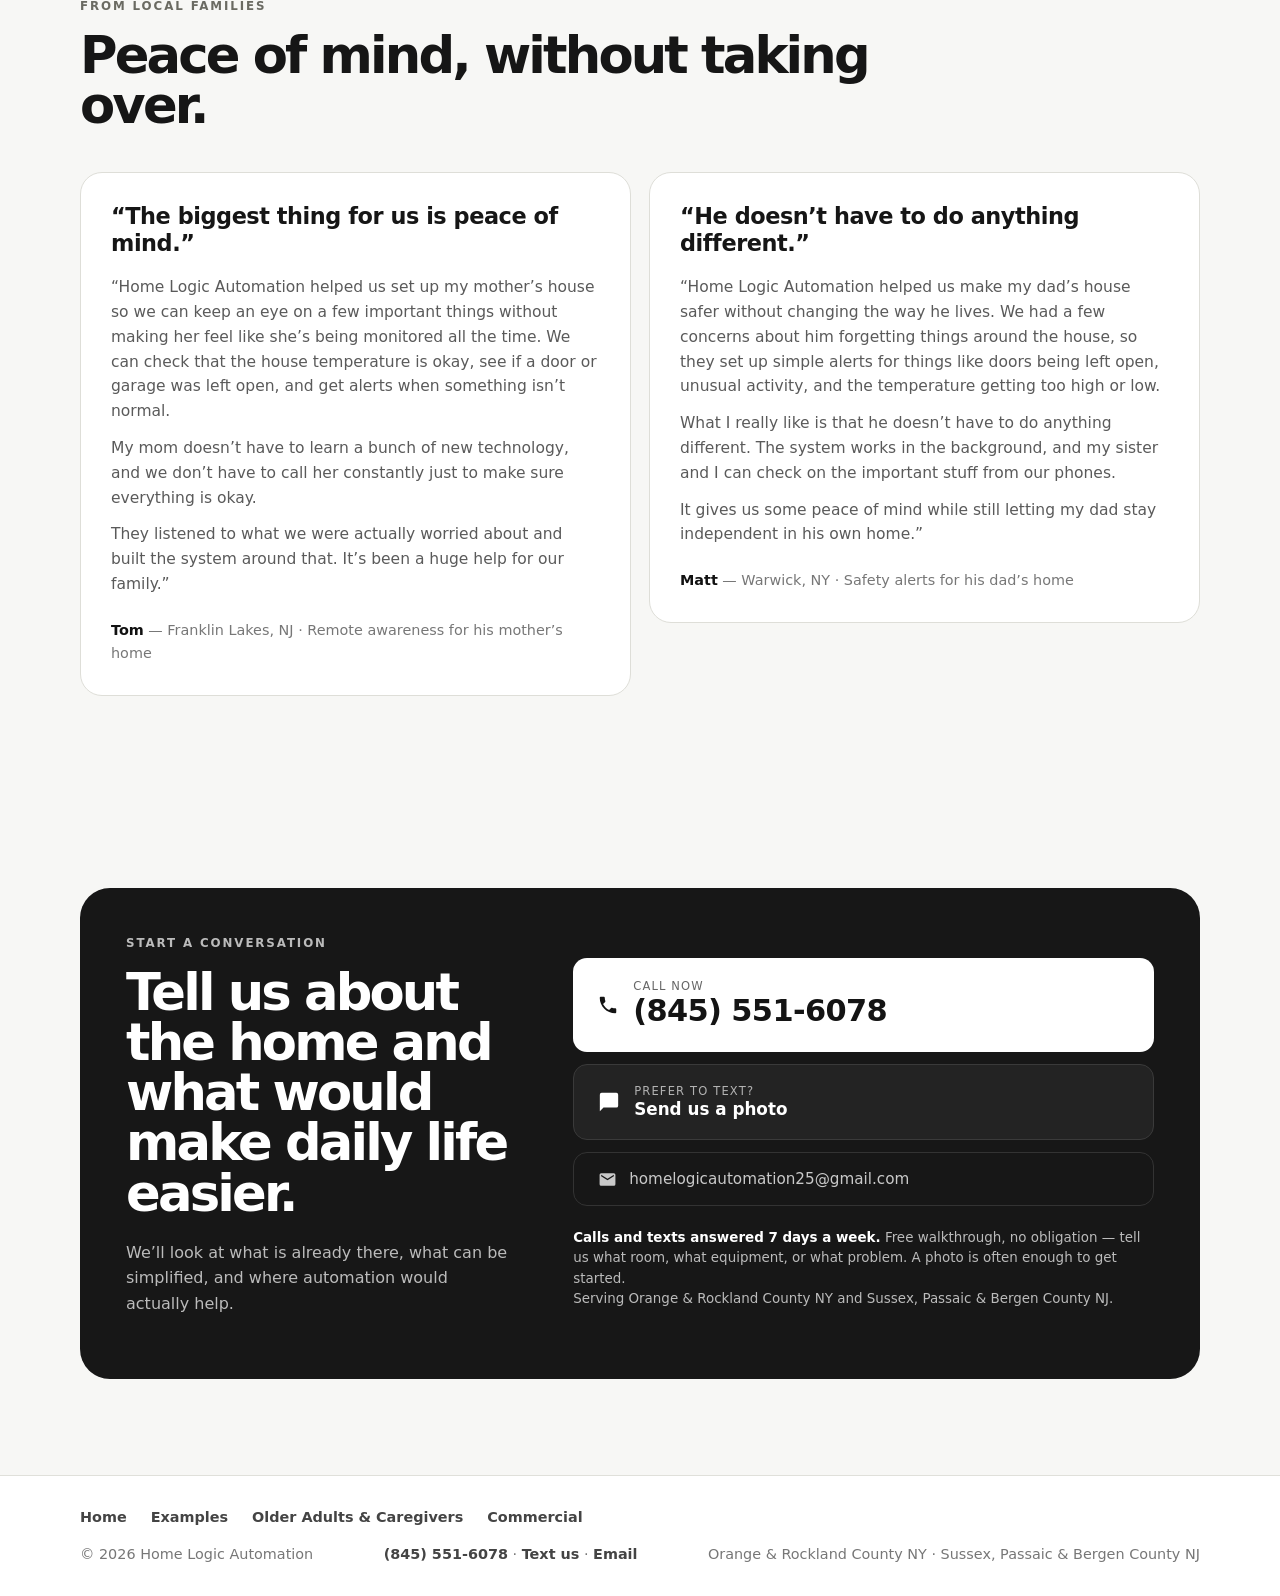
<file: older-adults.html>
<!DOCTYPE html>
<html lang="en">
<head>
  <meta charset="UTF-8" />
  <meta name="viewport" content="width=device-width, initial-scale=1.0" />
  <meta name="format-detection" content="telephone=no,email=no,address=no" />
  <title>Older Adults &amp; Caregivers | Home Logic Automation NY &amp; NJ</title>
  <meta name="description" content="Smart home solutions that support independence and help families stay informed. Serving Orange &amp; Rockland County NY, Sussex, Passaic &amp; Bergen County NJ. Call (845) 551-6078." />
  <link rel="canonical" href="https://homelogicautomation.com/older-adults.html" />
  <link rel="icon" href="favicon.svg" type="image/svg+xml" />
  <link rel="apple-touch-icon" href="apple-touch-icon.png" />
  <meta property="og:type" content="website" />
  <meta property="og:site_name" content="Home Logic Automation" />
  <meta property="og:title" content="A smarter home can also be an easier home." />
  <meta property="og:description" content="Smart home solutions that support independence and help families stay informed. Serving Orange &amp; Rockland County NY, Sussex, Passaic &amp; Bergen County NJ. Call (845) 551-6078." />
  <meta property="og:url" content="https://homelogicautomation.com/older-adults.html" />
  <meta property="og:image" content="https://homelogicautomation.com/share-image.jpg" />
  <meta property="og:image:width" content="1200" />
  <meta property="og:image:height" content="630" />
  <meta name="twitter:card" content="summary_large_image" />
  <meta name="theme-color" content="#161616" />
  <script type="application/ld+json">
  {
    "@context": "https://schema.org",
    "@type": "HomeAndConstructionBusiness",
    "name": "Home Logic Automation",
    "description": "Custom home and building automation, monitoring, and safety integration for homes and businesses across New York and New Jersey.",
    "url": "https://homelogicautomation.com/",
    "telephone": "+1-845-551-6078",
    "email": "homelogicautomation25@gmail.com",
    "priceRange": "$$",
    "areaServed": [
      {"@type": "AdministrativeArea", "name": "Orange County, New York"},
      {"@type": "AdministrativeArea", "name": "Rockland County, New York"},
      {"@type": "AdministrativeArea", "name": "Sussex County, New Jersey"},
      {"@type": "AdministrativeArea", "name": "Passaic County, New Jersey"},
      {"@type": "AdministrativeArea", "name": "Bergen County, New Jersey"}
    ],
    "address": {"@type": "PostalAddress", "addressRegion": "NY", "addressCountry": "US"},
    "contactPoint": {"@type": "ContactPoint", "telephone": "+1-845-551-6078", "contactType": "sales", "areaServed": ["US-NY","US-NJ"]}
  }
  </script>
  <link rel="stylesheet" href="styles.css?v=202608271200" />
</head>
<body>
  <header class="site-header">
    <div class="container nav-wrap">
      <a class="brand" href="index.html">Home Logic <span>Automation</span></a>
      <nav>
        <a href="index.html#solutions">Solutions</a>
        <a href="index.html#examples">Examples</a>
        <a href="older-adults.html" aria-current="page">Older Adults</a>
        <a href="commercial.html">Commercial</a>
        <a class="nav-call" href="tel:+18455516078"><svg class="ic" viewBox="0 0 24 24" aria-hidden="true"><path d="M6.6 10.8c1.4 2.8 3.8 5.1 6.6 6.6l2.2-2.2c.3-.3.7-.4 1-.2 1.1.4 2.4.6 3.6.6.6 0 1 .4 1 1V20c0 .6-.4 1-1 1C10.6 21 3 13.4 3 4c0-.6.4-1 1-1h3.5c.6 0 1 .4 1 1 0 1.3.2 2.5.6 3.6.1.4 0 .8-.2 1l-2.3 2.2z"/></svg><span>(845) 551-6078</span></a>
        <a class="nav-cta" href="#contact">Request a Consultation</a>
      </nav>
    </div>
  </header>

  <main>
    <section class="elder-hero">
      <div class="container elder-hero-grid">
        <div>
          <p class="eyebrow">OLDER ADULTS & CAREGIVERS</p>
          <h1>A smarter home can also be an easier home.</h1>
          <p class="hero-text">
            We create simple, practical home systems that support independence while giving family members
            better awareness when they live somewhere else.
          </p>
          <div class="hero-actions">
            <a class="btn primary" href="#contact">Request a Consultation</a>
            <a class="btn secondary" href="#solutions">See Examples</a>
          </div>
          <p class="trust-line">Supportive technology—not medical monitoring, and never more complicated than it needs to be.</p>
        </div>

        <div class="elder-panel">
          <div class="elder-panel-head">
            <span>Family View</span>
            <span class="status">Home normal</span>
          </div>
          <div class="elder-status-grid">
            <article>
              <small>Front Door</small>
              <strong>Closed</strong>
              <span>No unusual activity</span>
            </article>
            <article>
              <small>Hallway</small>
              <strong>Night lights ready</strong>
              <span>Automatic after dark</span>
            </article>
            <article>
              <small>Living Area</small>
              <strong>Activity normal</strong>
              <span>Event-based awareness</span>
            </article>
            <article>
              <small>Temperature</small>
              <strong>71°F</strong>
              <span>Comfort range normal</span>
            </article>
          </div>
        </div>
      </div>
    </section>

    <section id="solutions" class="section alt">
      <div class="container">
        <p class="eyebrow">PRACTICAL SUPPORT</p>
        <h2>Helpful when it matters. Quiet when it doesn’t.</h2>
        <div class="care-grid">
          <article class="care-card">
            <div class="care-icon">01</div>
            <h3>Smart alerts to loved ones</h3>
            <p>
              Receive alerts about important events—such as an exterior door opening at an unusual time—
              without needing to constantly watch a camera feed.
            </p>
          </article>

          <article class="care-card">
            <div class="care-icon">02</div>
            <h3>Automatic nighttime lighting</h3>
            <p>
              Hallways, bathrooms, and common paths can light automatically at night so nobody has to search
              for a switch in the dark.
            </p>
          </article>

          <article class="care-card">
            <div class="care-icon">03</div>
            <h3>Simpler controls</h3>
            <p>
              Replace confusing app-hopping with a clean screen that shows only what matters—temperature,
              lights, doors, TV, or other everyday controls.
            </p>
          </article>

          <article class="care-card">
            <div class="care-icon">04</div>
            <h3>Home status at a glance</h3>
            <p>
              Family members can see useful home status remotely—without turning the home into a surveillance system.
            </p>
          </article>

          <article class="care-card">
            <div class="care-icon">05</div>
            <h3>Routine-based automation</h3>
            <p>
              Bedtime, morning, or evening routines can coordinate compatible lights, temperature, doors,
              and other equipment automatically.
            </p>
          </article>

          <article class="care-card">
            <div class="care-icon">06</div>
            <h3>Built around the person</h3>
            <p>
              Every household is different. We look at the person’s actual routines and simplify the home around them,
              instead of forcing them to learn a complicated system.
            </p>
          </article>
        </div>
      </div>
    </section>

    <section class="section">
      <div class="container split">
        <div>
          <p class="eyebrow">A DIFFERENT APPROACH</p>
          <h2>Stay connected without hovering.</h2>
          <p class="lead">
            The goal isn’t constant surveillance. It’s better awareness when something meaningful happens.
          </p>
        </div>
        <div class="scenario-list">
          <div>
            <strong>Late-night door event</strong>
            <span>A loved one can receive a smart alert if an exterior door opens during a time that is unusual for that household.</span>
          </div>
          <div>
            <strong>Nighttime movement</strong>
            <span>Pathway lighting can come on automatically without requiring a phone, app, or wall switch.</span>
          </div>
          <div>
            <strong>One simple screen</strong>
            <span>Frequently used home controls can be reduced to a few large, easy-to-understand choices.</span>
          </div>
          <div>
            <strong>Remote reassurance</strong>
            <span>Family can check selected home status remotely without needing to call just to ask whether everything is okay.</span>
          </div>
        </div>
      </div>
    </section>

    <section class="section alt">
      <div class="container narrow">
        <p class="eyebrow">PRIVACY FIRST</p>
        <h2>Technology should support independence, not take it away.</h2>
        <p class="lead">
          We design around the household’s comfort level. Camera-based features should be used only with clear consent
          and in appropriate areas of the home. Whenever possible, we favor event-based alerts and simple sensors over
          unnecessary continuous monitoring.
        </p>
      </div>
    </section>

    <section class="testimonial section">
      <div class="container">
        <p class="eyebrow">FROM LOCAL FAMILIES</p>
        <h2>Peace of mind, without taking over.</h2>
        <div class="review-grid">
          <article class="review-card">
            <p class="review-lead">“The biggest thing for us is peace of mind.”</p>
            <div class="review-body">
              <p>“Home Logic Automation helped us set up my mother’s house so we can keep an eye on a few important things without making her feel like she’s being monitored all the time. We can check that the house temperature is okay, see if a door or garage was left open, and get alerts when something isn’t normal.</p>
              <p>My mom doesn’t have to learn a bunch of new technology, and we don’t have to call her constantly just to make sure everything is okay.</p>
              <p>They listened to what we were actually worried about and built the system around that. It’s been a huge help for our family.”</p>
            </div>
            <p class="review-attrib"><strong>Tom</strong> &mdash; Franklin Lakes, NJ &middot; Remote awareness for his mother’s home</p>
          </article>
          <article class="review-card">
            <p class="review-lead">“He doesn’t have to do anything different.”</p>
            <div class="review-body">
              <p>“Home Logic Automation helped us make my dad’s house safer without changing the way he lives. We had a few concerns about him forgetting things around the house, so they set up simple alerts for things like doors being left open, unusual activity, and the temperature getting too high or low.</p>
              <p>What I really like is that he doesn’t have to do anything different. The system works in the background, and my sister and I can check on the important stuff from our phones.</p>
              <p>It gives us some peace of mind while still letting my dad stay independent in his own home.”</p>
            </div>
            <p class="review-attrib"><strong>Matt</strong> &mdash; Warwick, NY &middot; Safety alerts for his dad’s home</p>
          </article>
        </div>
      </div>
    </section>

    <section id="contact" class="contact section">
      <div class="container contact-box">
        <div>
          <p class="eyebrow">START A CONVERSATION</p>
          <h2>Tell us about the home and what would make daily life easier.</h2>
          <p>We’ll look at what is already there, what can be simplified, and where automation would actually help.</p>
        </div>
        <div class="contact-actions">
          <a class="call-big" href="tel:+18455516078"><svg class="ic" viewBox="0 0 24 24" aria-hidden="true"><path d="M6.6 10.8c1.4 2.8 3.8 5.1 6.6 6.6l2.2-2.2c.3-.3.7-.4 1-.2 1.1.4 2.4.6 3.6.6.6 0 1 .4 1 1V20c0 .6-.4 1-1 1C10.6 21 3 13.4 3 4c0-.6.4-1 1-1h3.5c.6 0 1 .4 1 1 0 1.3.2 2.5.6 3.6.1.4 0 .8-.2 1l-2.3 2.2z"/></svg><span><small>Call now</small><strong>(845) 551-6078</strong></span></a>
          <a class="text-big" href="sms:+18455516078"><svg class="ic" viewBox="0 0 24 24" aria-hidden="true"><path d="M20 2H4a2 2 0 0 0-2 2v18l4-4h14a2 2 0 0 0 2-2V4a2 2 0 0 0-2-2z"/></svg><span><small>Prefer to text?</small><strong>Send us a photo</strong></span></a>
          <a class="email-line" href="mailto:homelogicautomation25@gmail.com"><svg class="ic" viewBox="0 0 24 24" aria-hidden="true"><path d="M20 4H4a2 2 0 0 0-2 2v12a2 2 0 0 0 2 2h16a2 2 0 0 0 2-2V6a2 2 0 0 0-2-2zm0 4-8 5-8-5V6l8 5 8-5z"/></svg><span>homelogicautomation25@gmail.com</span></a>
          <p class="contact-hours"><strong>Calls and texts answered 7 days a week.</strong> Free walkthrough, no obligation &mdash; tell us what room, what equipment, or what problem. A photo is often enough to get started.<br />Serving Orange &amp; Rockland County NY and Sussex, Passaic &amp; Bergen County NJ.</p>
        </div>
      </div>
    </section>
  </main>

  <footer>
    <nav class="container footer-nav" aria-label="Footer">
      <a href="index.html">Home</a>
      <a href="index.html#examples">Examples</a>
      <a href="older-adults.html">Older Adults &amp; Caregivers</a>
      <a href="commercial.html">Commercial</a>
    </nav>
    <div class="container footer-wrap">
      <span>&copy; <span id="year"></span> Home Logic Automation</span>
      <span class="footer-contact"><a href="tel:+18455516078">(845) 551-6078</a> &middot; <a href="sms:+18455516078">Text us</a> &middot; <a href="mailto:homelogicautomation25@gmail.com">Email</a></span>
      <span>Orange &amp; Rockland County NY &middot; Sussex, Passaic &amp; Bergen County NJ</span>
    </div>
  </footer>


  <div class="mobile-call-bar">
    <a class="mcb call" href="tel:+18455516078"><svg class="ic" viewBox="0 0 24 24" aria-hidden="true"><path d="M6.6 10.8c1.4 2.8 3.8 5.1 6.6 6.6l2.2-2.2c.3-.3.7-.4 1-.2 1.1.4 2.4.6 3.6.6.6 0 1 .4 1 1V20c0 .6-.4 1-1 1C10.6 21 3 13.4 3 4c0-.6.4-1 1-1h3.5c.6 0 1 .4 1 1 0 1.3.2 2.5.6 3.6.1.4 0 .8-.2 1l-2.3 2.2z"/></svg>Call Now</a>
    <a class="mcb text" href="sms:+18455516078"><svg class="ic" viewBox="0 0 24 24" aria-hidden="true"><path d="M20 2H4a2 2 0 0 0-2 2v18l4-4h14a2 2 0 0 0 2-2V4a2 2 0 0 0-2-2z"/></svg>Text Us</a>
  </div>

  <script src="script.js"></script>
</body>
</html>
</file>
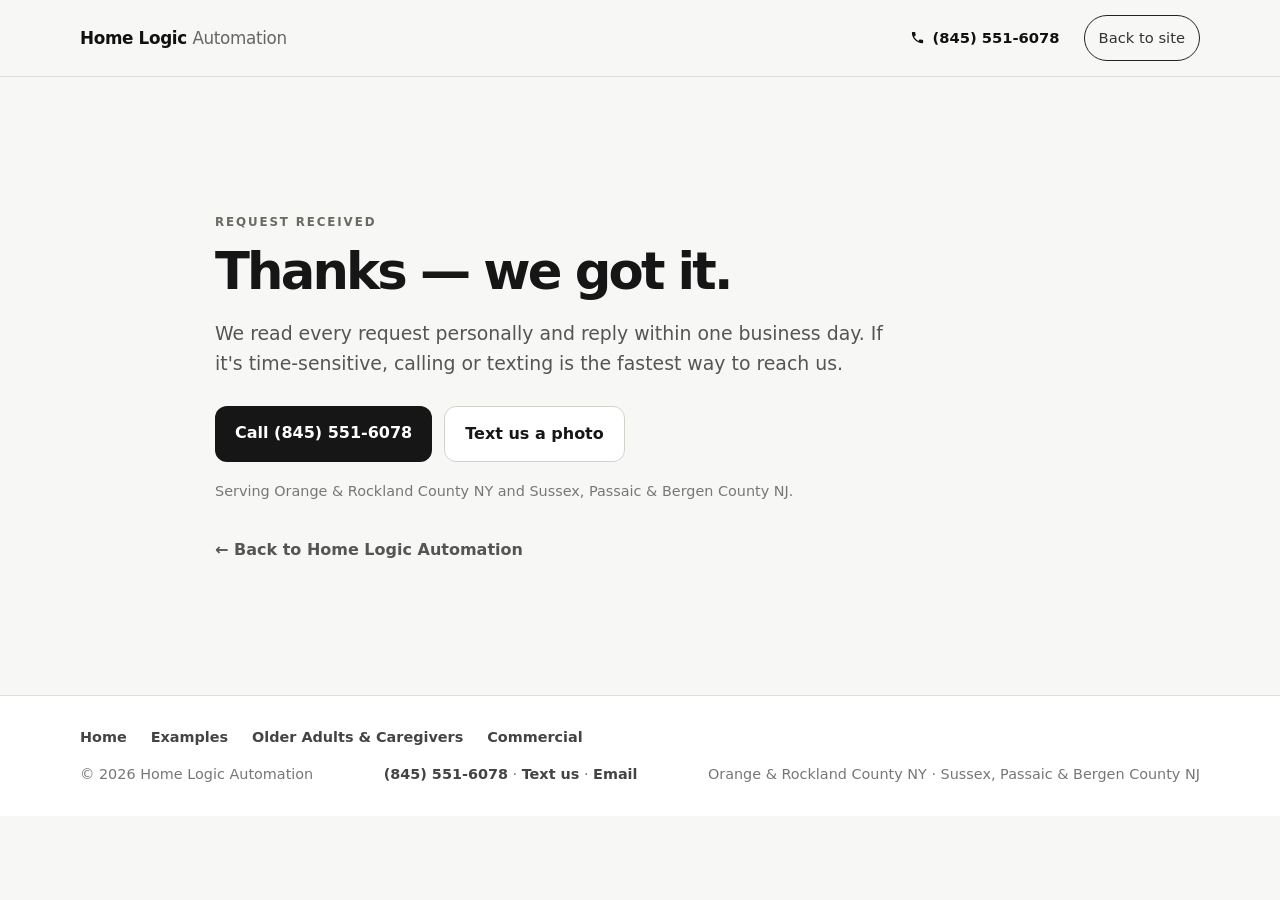
<file: thank-you.html>
<!DOCTYPE html>
<html lang="en">
<head>
  <meta charset="UTF-8" />
  <meta name="viewport" content="width=device-width, initial-scale=1.0" />
  <meta name="format-detection" content="telephone=no,email=no,address=no" />
  <title>Thanks — Home Logic Automation</title>
  <meta name="robots" content="noindex" />
  <link rel="icon" href="favicon.svg" type="image/svg+xml" />
  <link rel="stylesheet" href="styles.css?v=202608271200" />
</head>
<body>
  <header class="site-header">
    <div class="container nav-wrap">
      <a class="brand" href="index.html">Home Logic <span>Automation</span></a>
      <nav>
        <a class="nav-call" href="tel:+18455516078"><svg class="ic" viewBox="0 0 24 24" aria-hidden="true"><path d="M6.6 10.8c1.4 2.8 3.8 5.1 6.6 6.6l2.2-2.2c.3-.3.7-.4 1-.2 1.1.4 2.4.6 3.6.6.6 0 1 .4 1 1V20c0 .6-.4 1-1 1C10.6 21 3 13.4 3 4c0-.6.4-1 1-1h3.5c.6 0 1 .4 1 1 0 1.3.2 2.5.6 3.6.1.4 0 .8-.2 1l-2.3 2.2z"/></svg><span>(845) 551-6078</span></a>
        <a class="nav-cta" href="index.html">Back to site</a>
      </nav>
    </div>
  </header>

  <main class="section">
    <div class="container narrow ty-wrap">
      <p class="eyebrow">REQUEST RECEIVED</p>
      <h2>Thanks — we got it.</h2>
      <p class="lead">We read every request personally and reply within one business day. If it's time-sensitive, calling or texting is the fastest way to reach us.</p>
      <div class="ty-actions">
        <a class="btn primary" href="tel:+18455516078">Call (845) 551-6078</a>
        <a class="btn secondary" href="sms:+18455516078">Text us a photo</a>
      </div>
      <p class="trust-line">Serving Orange &amp; Rockland County NY and Sussex, Passaic &amp; Bergen County NJ.</p>
      <p class="ty-back"><a href="index.html">&larr; Back to Home Logic Automation</a></p>
    </div>
  </main>

  <footer>
    <nav class="container footer-nav" aria-label="Footer">
      <a href="index.html">Home</a>
      <a href="index.html#examples">Examples</a>
      <a href="older-adults.html">Older Adults &amp; Caregivers</a>
      <a href="commercial.html">Commercial</a>
    </nav>
    <div class="container footer-wrap">
      <span>&copy; <span id="year"></span> Home Logic Automation</span>
      <span class="footer-contact"><a href="tel:+18455516078">(845) 551-6078</a> &middot; <a href="sms:+18455516078">Text us</a> &middot; <a href="mailto:homelogicautomation25@gmail.com">Email</a></span>
      <span>Orange &amp; Rockland County NY &middot; Sussex, Passaic &amp; Bergen County NJ</span>
    </div>
  </footer>
  <script src="script.js"></script>
</body>
</html>
</file>
<file: styles.css>
*{box-sizing:border-box}html{scroll-behavior:smooth}body{margin:0;font-family:Inter,ui-sans-serif,system-ui,-apple-system,BlinkMacSystemFont,"Segoe UI",sans-serif;background:#f7f7f5;color:#161616;line-height:1.6}.container{width:min(1120px,calc(100% - 40px));margin:auto}.site-header{position:sticky;top:0;z-index:20;background:rgba(247,247,245,.92);backdrop-filter:blur(12px);border-bottom:1px solid #deded8}.nav-wrap{min-height:76px;display:flex;align-items:center;justify-content:space-between;gap:24px}.brand{font-size:1.05rem;font-weight:800;color:#111;text-decoration:none;letter-spacing:-.02em}.brand span{font-weight:500;color:#666}nav{display:flex;gap:24px;align-items:center}nav a{color:#333;text-decoration:none;font-size:.92rem}.nav-cta{padding:10px 14px;border:1px solid #222;border-radius:999px}.hero{padding:96px 0 72px}.hero-grid{display:grid;grid-template-columns:1.05fr .95fr;gap:72px;align-items:center}.eyebrow{font-size:.74rem;font-weight:800;letter-spacing:.16em;color:#6a6a62;margin:0 0 14px}.hero h1,.section h2{font-size:clamp(2.5rem,6vw,5.4rem);line-height:.98;letter-spacing:-.055em;margin:0 0 22px}.section h2{font-size:clamp(2.1rem,4vw,3.7rem);max-width:850px}.hero-text,.lead{font-size:1.18rem;color:#555;max-width:680px}.hero-actions{display:flex;gap:12px;flex-wrap:wrap;margin:30px 0 20px}.btn{display:inline-block;padding:14px 20px;border-radius:12px;text-decoration:none;font-weight:700;border:0;cursor:pointer}.primary{background:#161616;color:white}.secondary{background:white;color:#161616;border:1px solid #d3d3cc}.trust-line{font-size:.9rem;color:#777}.dashboard-card{background:#151515;color:white;border-radius:28px;padding:22px;box-shadow:0 30px 80px rgba(0,0,0,.18)}.dash-head{display:flex;justify-content:space-between;align-items:center;margin-bottom:18px;font-weight:700}.status{font-size:.72rem;font-weight:600;padding:7px 10px;border-radius:999px;background:#2b2b2b;color:#d9d9d9}.dash-grid{display:grid;grid-template-columns:1fr 1fr;gap:12px}.dash-grid article{background:#222;border:1px solid #303030;padding:18px;border-radius:18px;display:flex;flex-direction:column;min-height:135px}.dash-grid small{color:#aaa}.dash-grid strong{font-size:1.7rem;margin:10px 0}.dash-grid span{color:#999;font-size:.83rem}.social-proof{border-top:1px solid #ddd;border-bottom:1px solid #ddd;background:#fff}.proof-grid{display:grid;grid-template-columns:repeat(3,1fr)}.proof-grid div{padding:26px 20px;border-right:1px solid #e4e4df;display:flex;flex-direction:column}.proof-grid div:last-child{border-right:0}.proof-grid span{color:#777;font-size:.9rem}.section{padding:96px 0}.alt{background:#fff}.card-grid{display:grid;gap:18px;margin-top:42px}.three{grid-template-columns:repeat(3,1fr)}.service-card,.example-card{background:#fff;border:1px solid #deded8;border-radius:22px;padding:28px}.alt .example-card{background:#f7f7f5}.service-card .number{font-size:.8rem;color:#888}.service-card h3,.example-card h3{font-size:1.45rem;line-height:1.15;margin:42px 0 14px}.service-card p,.example-card p{color:#656565}.service-card a{color:#111;font-weight:700;text-decoration:none}.examples{grid-template-columns:repeat(3,1fr)}.example-card>span{font-size:.76rem;font-weight:800;letter-spacing:.08em;color:#777}.split{display:grid;grid-template-columns:1fr 1fr;gap:80px}.steps{display:grid;gap:12px}.steps div{display:grid;grid-template-columns:42px 1fr;gap:14px;padding:22px 0;border-bottom:1px solid #ddd}.steps strong{font-size:1.5rem}.steps span{color:#555}.steps b{color:#111}.testimonial blockquote{font-size:clamp(2rem,4vw,3.6rem);line-height:1.1;letter-spacing:-.04em;max-width:900px;margin:0}.testimonial-note{color:#888}.review-grid{columns:2;column-gap:18px;margin-top:42px}.review-card{break-inside:avoid;margin-bottom:18px}.section:not(.alt) .review-card{background:#fff}@media(max-width:820px){.review-grid{columns:1}}.review-card{background:#f7f7f5;border:1px solid #deded8;border-radius:22px;padding:30px;display:flex;flex-direction:column}.review-lead{font-size:1.4rem;line-height:1.2;letter-spacing:-.02em;font-weight:700;margin:0 0 18px;color:#161616}.review-body{display:grid;gap:12px}.review-body p{margin:0;color:#5a5a5a;font-size:.97rem}.review-attrib{margin:0;padding-top:22px;margin-top:auto;color:#777;font-size:.9rem}.review-attrib strong{color:#111;font-weight:800}@media(max-width:820px){.review-grid{grid-template-columns:1fr}}.narrow{max-width:850px}.contact-box{background:#171717;color:white;border-radius:30px;padding:46px;display:grid;grid-template-columns:.8fr 1.2fr;gap:60px}.contact-box h2{color:white}.contact-box p{color:#bbb}form{display:grid;gap:14px}label{display:grid;gap:7px;font-size:.86rem;color:#ccc}input,select,textarea{width:100%;border:1px solid #3b3b3b;background:#222;color:white;border-radius:10px;padding:13px;font:inherit}textarea{resize:vertical}form small{color:#777}footer{padding:30px 0}.footer-wrap{display:flex;justify-content:space-between;color:#777;font-size:.9rem}@media(max-width:820px){nav a:not(.nav-cta){display:none}.hero{padding-top:60px}.hero-grid,.split,.contact-box{grid-template-columns:1fr}.three,.examples{grid-template-columns:1fr 1fr}.hero-grid{gap:42px}.contact-box{padding:28px}.section{padding:72px 0}}@media(max-width:560px){.container{width:min(100% - 28px,1120px)}.three,.examples,.proof-grid,.dash-grid{grid-template-columns:1fr}.proof-grid div{border-right:0;border-bottom:1px solid #e4e4df}.hero h1{font-size:3rem}.footer-wrap{flex-direction:column;gap:4px}}
.install-slider{margin-top:38px}.install-stage{position:relative;overflow:hidden;border-radius:26px;background:#111;aspect-ratio:16/8.5}.install-slide{position:absolute;inset:0;opacity:0;transition:opacity .7s ease;pointer-events:none}.install-slide.active{opacity:1;pointer-events:auto}.install-slide img{width:100%;height:100%;object-fit:cover;display:block}.install-caption{position:absolute;left:0;right:0;bottom:0;padding:42px 30px 26px;background:linear-gradient(transparent,rgba(0,0,0,.82));color:#fff;display:flex;flex-direction:column}.install-caption span{font-size:.82rem;text-transform:uppercase;letter-spacing:.12em;color:#d0d0d0}.install-caption strong{font-size:clamp(1.35rem,3vw,2.35rem);line-height:1.1}.slider-arrow{position:absolute;top:50%;transform:translateY(-50%);z-index:4;width:48px;height:48px;border:1px solid rgba(255,255,255,.5);border-radius:50%;background:rgba(0,0,0,.45);color:#fff;font-size:2rem;line-height:1;cursor:pointer}.slider-arrow.prev{left:18px}.slider-arrow.next{right:18px}.slider-dots{display:flex;justify-content:center;gap:9px;margin-top:18px}.slider-dot{width:10px;height:10px;border-radius:50%;border:0;background:#c9c9c4;padding:0;cursor:pointer}.slider-dot.active{background:#222}.concept-note{text-align:center;color:#888;font-size:.8rem;margin-top:12px}@media(max-width:560px){.install-stage{aspect-ratio:4/3}.install-caption{padding:50px 18px 18px}.slider-arrow{width:42px;height:42px}.slider-arrow.prev{left:10px}.slider-arrow.next{right:10px}}

.elder-hero{padding:96px 0 80px}.elder-hero-grid{display:grid;grid-template-columns:1.05fr .95fr;gap:72px;align-items:center}.elder-hero h1{font-size:clamp(2.6rem,6vw,5rem);line-height:.98;letter-spacing:-.055em;margin:0 0 22px}.elder-panel{background:#151515;color:#fff;border-radius:28px;padding:22px;box-shadow:0 30px 80px rgba(0,0,0,.16)}.elder-panel-head{display:flex;justify-content:space-between;align-items:center;margin-bottom:18px;font-weight:700}.elder-status-grid{display:grid;grid-template-columns:1fr 1fr;gap:12px}.elder-status-grid article{background:#222;border:1px solid #303030;padding:18px;border-radius:18px;display:flex;flex-direction:column;min-height:135px}.elder-status-grid small{color:#aaa}.elder-status-grid strong{font-size:1.28rem;line-height:1.15;margin:10px 0}.elder-status-grid span{color:#999;font-size:.83rem}.care-grid{display:grid;grid-template-columns:repeat(3,1fr);gap:18px;margin-top:42px}.care-card{background:#f7f7f5;border:1px solid #deded8;border-radius:22px;padding:28px}.care-icon{width:42px;height:42px;border-radius:50%;display:grid;place-items:center;background:#171717;color:#fff;font-size:.78rem;font-weight:800}.care-card h3{font-size:1.35rem;line-height:1.2;margin:26px 0 12px}.care-card p{color:#666}.scenario-list{display:grid;gap:0}.scenario-list div{padding:22px 0;border-bottom:1px solid #ddd;display:grid;gap:6px}.scenario-list strong{font-size:1.1rem}.scenario-list span{color:#666}@media(max-width:820px){.elder-hero-grid{grid-template-columns:1fr;gap:42px}.care-grid{grid-template-columns:1fr 1fr}}@media(max-width:560px){.care-grid,.elder-status-grid{grid-template-columns:1fr}.elder-hero{padding-top:60px}.elder-hero h1{font-size:3rem}}

.safety-note{display:block;margin-top:14px;color:#888;font-size:.76rem;line-height:1.45}

/* --- Hero slideshow (rounded-card carousel, beside the headline) --- */
.hero{padding:72px 0 64px}
.hero-grid{align-items:center;grid-template-columns:1fr 1.12fr}
.hero-slider{margin-top:0;min-width:0}
.hero-slider .install-stage{aspect-ratio:16/9;min-height:0;border-radius:24px;box-shadow:0 30px 80px rgba(0,0,0,.18)}
.hero-slider .install-slide img{object-fit:cover;object-position:center center}
.hero-slider .install-caption{left:0;right:0;max-width:100%;padding:56px 24px 20px;background:linear-gradient(transparent,rgba(0,0,0,.88))}
.hero-slider .install-caption span{font-size:.72rem;font-weight:800;letter-spacing:.14em}
.hero-slider .install-caption strong{font-size:clamp(1.15rem,1.9vw,1.6rem);line-height:1.12;margin-top:5px}
.hero-slider .install-caption p{margin:6px 0 0;color:#dcdcdc;font-size:.88rem;line-height:1.4}
.hero-slider .slider-arrow{width:40px;height:40px;font-size:1.6rem;background:rgba(0,0,0,.42)}
.hero-slider .slider-arrow.prev{left:12px}
.hero-slider .slider-arrow.next{right:12px}
.hero-slider .slider-dots{margin-top:16px}
.hero-slider .concept-note{margin-top:10px}
@media(max-width:820px){
  .hero{padding:52px 0 56px}
  .hero-grid{grid-template-columns:1fr}
  .hero-slider .install-caption{padding:52px 20px 18px}
}
@media(max-width:560px){
  .hero-slider .install-stage{border-radius:18px}
  .hero-slider .install-caption{padding:40px 16px 14px}
  .hero-slider .install-caption strong{font-size:1.05rem}
  .hero-slider .install-caption p{display:none}
  .hero-slider .slider-arrow{width:36px;height:36px;font-size:1.4rem}
}

/* --- Contact paths: header call button, call/text blocks, mobile bar --- */
.ic{width:16px;height:16px;flex:none;fill:currentColor;display:inline-block;vertical-align:-2px}
.hp{position:absolute;left:-9999px;width:1px;height:1px;opacity:0}
.nav-call{display:inline-flex;align-items:center;gap:7px;font-weight:800;color:#111;text-decoration:none;white-space:nowrap}
.nav-call .ic{width:15px;height:15px}
.contact-direct{margin-top:26px;display:grid;gap:10px}
.call-big,.text-big{display:flex;align-items:center;gap:14px;padding:16px 18px;border-radius:14px;text-decoration:none;transition:transform .15s ease}
.call-big{background:#fff;color:#141414}
.text-big{background:#232323;color:#fff;border:1px solid #3a3a3a}
.call-big:hover,.text-big:hover{transform:translateY(-2px)}
.call-big .ic,.text-big .ic{width:22px;height:22px}
.call-big span,.text-big span{display:flex;flex-direction:column;line-height:1.2}
.call-big small,.text-big small{font-size:.72rem;letter-spacing:.1em;text-transform:uppercase;opacity:.65}
.call-big strong{font-size:1.5rem;letter-spacing:-.02em}
.text-big strong{font-size:1.05rem}
.contact-hours{color:#9a9a9a;font-size:.84rem;margin:6px 0 0}
.footer-contact a{color:#444;font-weight:700;text-decoration:none}
.mobile-call-bar{display:none}
@media(max-width:820px){
  .nav-call span{display:none}
  .nav-call{width:42px;height:42px;justify-content:center;border:1px solid #222;border-radius:50%}
  .nav-call .ic{width:18px;height:18px}
  .mobile-call-bar{display:grid;grid-template-columns:1fr 1fr;gap:10px;position:fixed;left:0;right:0;bottom:0;z-index:40;padding:10px 12px calc(10px + env(safe-area-inset-bottom));background:rgba(247,247,245,.96);backdrop-filter:blur(10px);border-top:1px solid #dedad2}
  .mcb{display:flex;align-items:center;justify-content:center;gap:8px;padding:15px;border-radius:12px;font-weight:800;text-decoration:none;font-size:1rem}
  .mcb.call{background:#161616;color:#fff}
  .mcb.text{background:#fff;color:#161616;border:1px solid #cfcfc8}
  body{padding-bottom:78px}
  .call-big strong{font-size:1.35rem}
}
.ty-wrap{padding:40px 0 20px}
.ty-actions{display:flex;gap:12px;flex-wrap:wrap;margin:28px 0 18px}
.ty-back{margin-top:34px}
.ty-back a{color:#555;text-decoration:none;font-weight:700}

/* --- Example cards with photos --- */
.example-card{padding:0;overflow:hidden;display:flex;flex-direction:column}
.ex-media{aspect-ratio:16/9;overflow:hidden;background:#111;flex:none}
.ex-media img{width:100%;height:100%;object-fit:cover;display:block;transition:transform .5s ease}
.example-card:hover .ex-media img{transform:scale(1.04)}
.ex-body{padding:24px 26px 28px;display:flex;flex-direction:column;flex:1}
.ex-body h3{margin:10px 0 12px;font-size:1.3rem}
.ex-body p{margin:0}
.examples-cta{margin:34px 0 0;text-align:center;color:#666;font-size:1.02rem}
.examples-cta a{color:#111;font-weight:800;text-decoration:none;border-bottom:2px solid #161616;white-space:nowrap}
@media(max-width:560px){.ex-body{padding:20px 20px 24px}}

/* --- Call / text contact panel (replaces the form) --- */
.contact-box .contact-hours a{color:#fff}
.contact-actions .call-big{color:#141414}
.contact-actions .text-big{color:#fff}
.contact-actions .email-line{color:#c9c9c9}
.contact-actions{display:grid;gap:12px;align-content:center}
.contact-actions .call-big{padding:22px 24px}
.contact-actions .call-big strong{font-size:1.9rem}
.contact-actions .text-big{padding:20px 24px}
.email-line{display:flex;align-items:center;gap:12px;padding:14px 24px;border-radius:14px;border:1px solid #333;color:#c9c9c9;text-decoration:none;font-size:.95rem;word-break:break-all}
.email-line:hover{border-color:#555;color:#fff}
.email-line .ic{width:19px;height:19px}
.contact-actions .contact-hours{margin-top:10px;line-height:1.5}
@media(max-width:560px){
  .contact-actions .call-big strong{font-size:1.5rem}
  .email-line{font-size:.85rem;padding:13px 18px}
}
.contact-hours strong{color:#fff;font-weight:800}
.proof-grid{grid-template-columns:repeat(4,1fr)}
@media(max-width:820px){.proof-grid{grid-template-columns:1fr 1fr}.proof-grid div:nth-child(2n){border-right:0}}

/* --- FAQ --- */
.faq-list{margin-top:38px;display:grid;gap:12px}
.faq-list details{background:#f7f7f5;border:1px solid #deded8;border-radius:16px;padding:0 22px}
.faq-list summary{cursor:pointer;font-weight:700;font-size:1.05rem;padding:19px 0;list-style:none;display:flex;justify-content:space-between;align-items:center;gap:16px}
.faq-list summary::-webkit-details-marker{display:none}
.faq-list summary::after{content:"+";font-size:1.5rem;font-weight:400;color:#888;flex:none;line-height:1}
.faq-list details[open] summary::after{content:"\2212"}
.faq-list details p{margin:0 0 20px;color:#666}
.faq-list details a{color:#111;font-weight:700}

/* --- Footer nav --- */
.footer-nav{display:flex;flex-wrap:wrap;gap:8px 24px;margin-bottom:14px}
.footer-nav a{color:#444;font-weight:700;font-size:.9rem;text-decoration:none}
.footer-nav a:hover{color:#111}
footer{border-top:1px solid #e0e0da;background:#fff}
@media(max-width:560px){.footer-nav{flex-direction:column;gap:8px}}

/* Never let a link fall back to browser-default blue in body copy */
.contact-hours a,.footer-contact a,.examples-cta a,.lead a,.hero-text a,.testimonial a,p a{color:inherit}
.footer-contact a{color:#444;font-weight:700}
.contact-hours a{color:#fff;text-decoration:underline}
</file>
